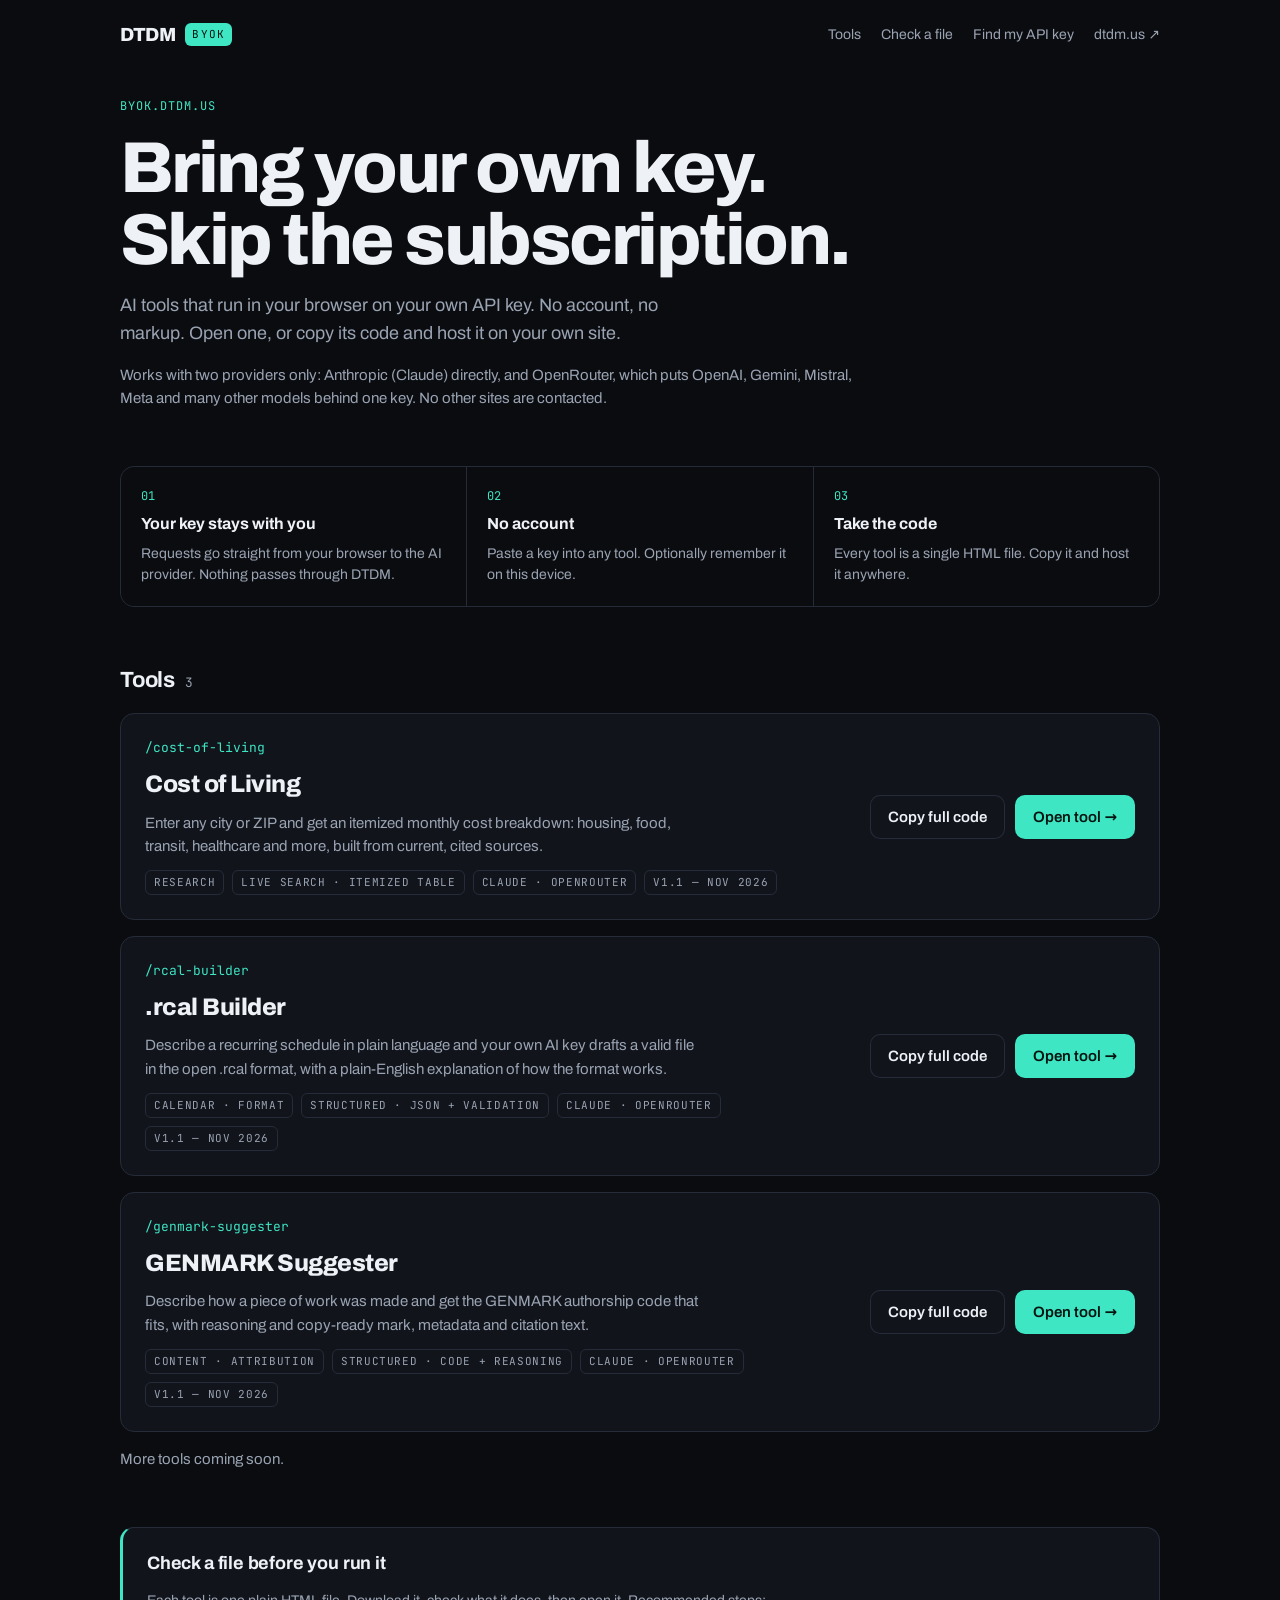
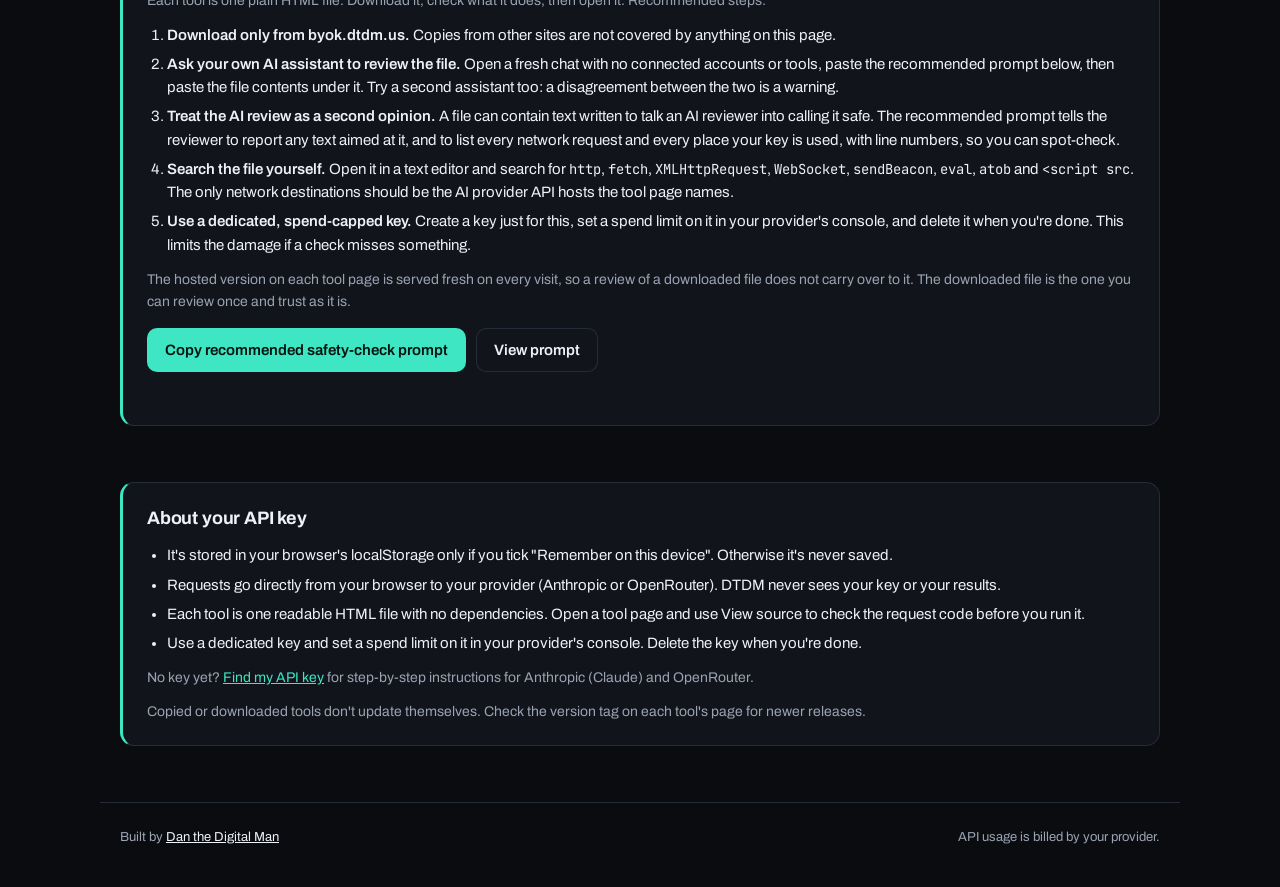
<file: public/index.html>
<!doctype html>
<html lang="en">
<head>
<meta charset="utf-8">
<meta name="viewport" content="width=device-width, initial-scale=1">
<title>BYOK Tools · DTDM</title>
<meta name="description" content="AI tools that run in your browser on your own API key. No account, no markup. Open one, or copy its code and host it on your own site.">
<meta name="theme-color" content="#0a0c10">
<meta property="og:title" content="BYOK Tools · DTDM">
<meta property="og:description" content="Bring your own key. Skip the subscription.">
<meta property="og:url" content="https://byok.dtdm.us/">
<link rel="canonical" href="https://byok.dtdm.us/">
<link rel="icon" href="assets/favicon.svg" type="image/svg+xml">
<link rel="preload" href="assets/fonts/archivo-latin.woff2" as="font" type="font/woff2" crossorigin>
<link rel="stylesheet" href="assets/fonts.css">
<link rel="stylesheet" href="assets/site.css">
</head>
<body>

<header class="shell site-header">
  <a class="brand" href="./" aria-label="BYOK Tools home"><b>DTDM</b><span class="pill">BYOK</span></a>
  <nav class="nav" aria-label="Main">
    <a href="#tools">Tools</a>
    <a href="#check-a-file">Check a file</a>
    <a href="find-my-api-key/">Find my API key</a>
    <a href="https://dtdm.us" target="_blank" rel="noopener">dtdm.us ↗</a>
  </nav>
</header>

<main class="shell">

  <section class="hero">
    <div class="mono eyebrow">byok.dtdm.us</div>
    <h1>Bring your own key. Skip the subscription.</h1>
    <p class="lede">AI tools that run in your browser on your own API key. No account, no markup. Open one, or copy its code and host it on your own site.</p>
    <p class="muted" id="providers">Works with two providers only: Anthropic (Claude) directly, and OpenRouter, which puts OpenAI, Gemini, Mistral, Meta and many other models behind one key. No other sites are contacted.</p>
  </section>

  <section class="facts" aria-label="Why BYOK">
    <div><span class="n">01</span><strong>Your key stays with you</strong><span class="t">Requests go straight from your browser to the AI provider. Nothing passes through DTDM.</span></div>
    <div><span class="n">02</span><strong>No account</strong><span class="t">Paste a key into any tool. Optionally remember it on this device.</span></div>
    <div><span class="n">03</span><strong>Take the code</strong><span class="t">Every tool is a single HTML file. Copy it and host it anywhere.</span></div>
  </section>

  <section class="tools" id="tools">
    <div class="tools-head"><h2>Tools</h2><span class="count">3</span></div>

    <article class="tool-card">
      <div class="body">
        <div class="slug">/cost-of-living</div>
        <h3>Cost of Living</h3>
        <p>Enter any city or ZIP and get an itemized monthly cost breakdown: housing, food, transit, healthcare and more, built from current, cited sources.</p>
        <div class="chips">
          <span>Research</span>
          <span>Live search · Itemized table</span>
          <span>Claude · OpenRouter</span>
          <span>v1.1 — Nov 2026</span>
        </div>
      </div>
      <div class="btn-row">
        <button type="button" class="btn" data-copy="tools/cost-of-living.html">Copy full code</button>
        <a class="btn btn-primary" href="cost-of-living/">Open tool →</a>
      </div>
    </article>

    <article class="tool-card">
      <div class="body">
        <div class="slug">/rcal-builder</div>
        <h3>.rcal Builder</h3>
        <p>Describe a recurring schedule in plain language and your own AI key drafts a valid file in the open .rcal format, with a plain-English explanation of how the format works.</p>
        <div class="chips"><span>Calendar · Format</span><span>Structured · JSON + validation</span><span>Claude · OpenRouter</span><span>v1.1 — Nov 2026</span></div>
      </div>
      <div class="btn-row">
        <button type="button" class="btn" data-copy="tools/rcal-builder.html">Copy full code</button>
        <a class="btn btn-primary" href="rcal-builder/">Open tool →</a>
      </div>
    </article>

    <article class="tool-card">
      <div class="body">
        <div class="slug">/genmark-suggester</div>
        <h3>GENMARK Suggester</h3>
        <p>Describe how a piece of work was made and get the GENMARK authorship code that fits, with reasoning and copy-ready mark, metadata and citation text.</p>
        <div class="chips"><span>Content · Attribution</span><span>Structured · Code + reasoning</span><span>Claude · OpenRouter</span><span>v1.1 — Nov 2026</span></div>
      </div>
      <div class="btn-row">
        <button type="button" class="btn" data-copy="tools/genmark-suggester.html">Copy full code</button>
        <a class="btn btn-primary" href="genmark-suggester/">Open tool →</a>
      </div>
    </article>

    <p class="muted">More tools coming soon.</p>
  </section>

  <section class="trust" id="check-a-file" aria-labelledby="check-h">
    <h2 id="check-h">Check a file before you run it</h2>
    <p>Each tool is one plain HTML file. Download it, check what it does, then open it. Recommended steps:</p>
    <ol>
      <li><strong>Download only from byok.dtdm.us.</strong> Copies from other sites are not covered by anything on this page.</li>
      <li><strong>Ask your own AI assistant to review the file.</strong> Open a fresh chat with no connected accounts or tools, paste the recommended prompt below, then paste the file contents under it. Try a second assistant too: a disagreement between the two is a warning.</li>
      <li><strong>Treat the AI review as a second opinion.</strong> A file can contain text written to talk an AI reviewer into calling it safe. The recommended prompt tells the reviewer to report any text aimed at it, and to list every network request and every place your key is used, with line numbers, so you can spot-check.</li>
      <li><strong>Search the file yourself.</strong> Open it in a text editor and search for <code>http</code>, <code>fetch</code>, <code>XMLHttpRequest</code>, <code>WebSocket</code>, <code>sendBeacon</code>, <code>eval</code>, <code>atob</code> and <code>&lt;script src</code>. The only network destinations should be the AI provider API hosts the tool page names.</li>
      <li><strong>Use a dedicated, spend-capped key.</strong> Create a key just for this, set a spend limit on it in your provider's console, and delete it when you're done. This limits the damage if a check misses something.</li>
    </ol>
    <p>The hosted version on each tool page is served fresh on every visit, so a review of a downloaded file does not carry over to it. The downloaded file is the one you can review once and trust as it is.</p>
    <div class="btn-row">
      <button type="button" class="btn btn-primary" data-copy="assets/safety-check-prompt.txt">Copy recommended safety-check prompt</button>
      <button type="button" class="btn" data-source="assets/safety-check-prompt.txt" data-noun="prompt" aria-expanded="false" aria-controls="promptbox">View prompt</button>
    </div>
    <div class="copy-state" data-copy-state role="status" aria-live="polite"></div>
    <div class="codebox" id="promptbox" hidden>
      <pre tabindex="0" aria-label="Recommended AI file safety-check prompt">Loading…</pre>
    </div>
  </section>

  <section class="trust" id="trust" aria-labelledby="trust-h">
    <h2 id="trust-h">About your API key</h2>
    <ul>
      <li>It's stored in your browser's localStorage only if you tick "Remember on this device". Otherwise it's never saved.</li>
      <li>Requests go directly from your browser to your provider (Anthropic or OpenRouter). DTDM never sees your key or your results.</li>
      <li>Each tool is one readable HTML file with no dependencies. Open a tool page and use View source to check the request code before you run it.</li>
      <li>Use a dedicated key and set a spend limit on it in your provider's console. Delete the key when you're done.</li>
    </ul>
    <p>No key yet? <a href="find-my-api-key/">Find my API key</a> for step-by-step instructions for Anthropic (Claude) and OpenRouter.</p>
    <p>Copied or downloaded tools don't update themselves. Check the version tag on each tool's page for newer releases.</p>
  </section>

</main>

<footer class="shell site-footer">
  <span>Built by <a href="https://dtdm.us" target="_blank" rel="noopener">Dan the Digital Man</a></span>
  <span>API usage is billed by your provider.</span>
</footer>

<script src="assets/site.js"></script>
</body>
</html>
</file>
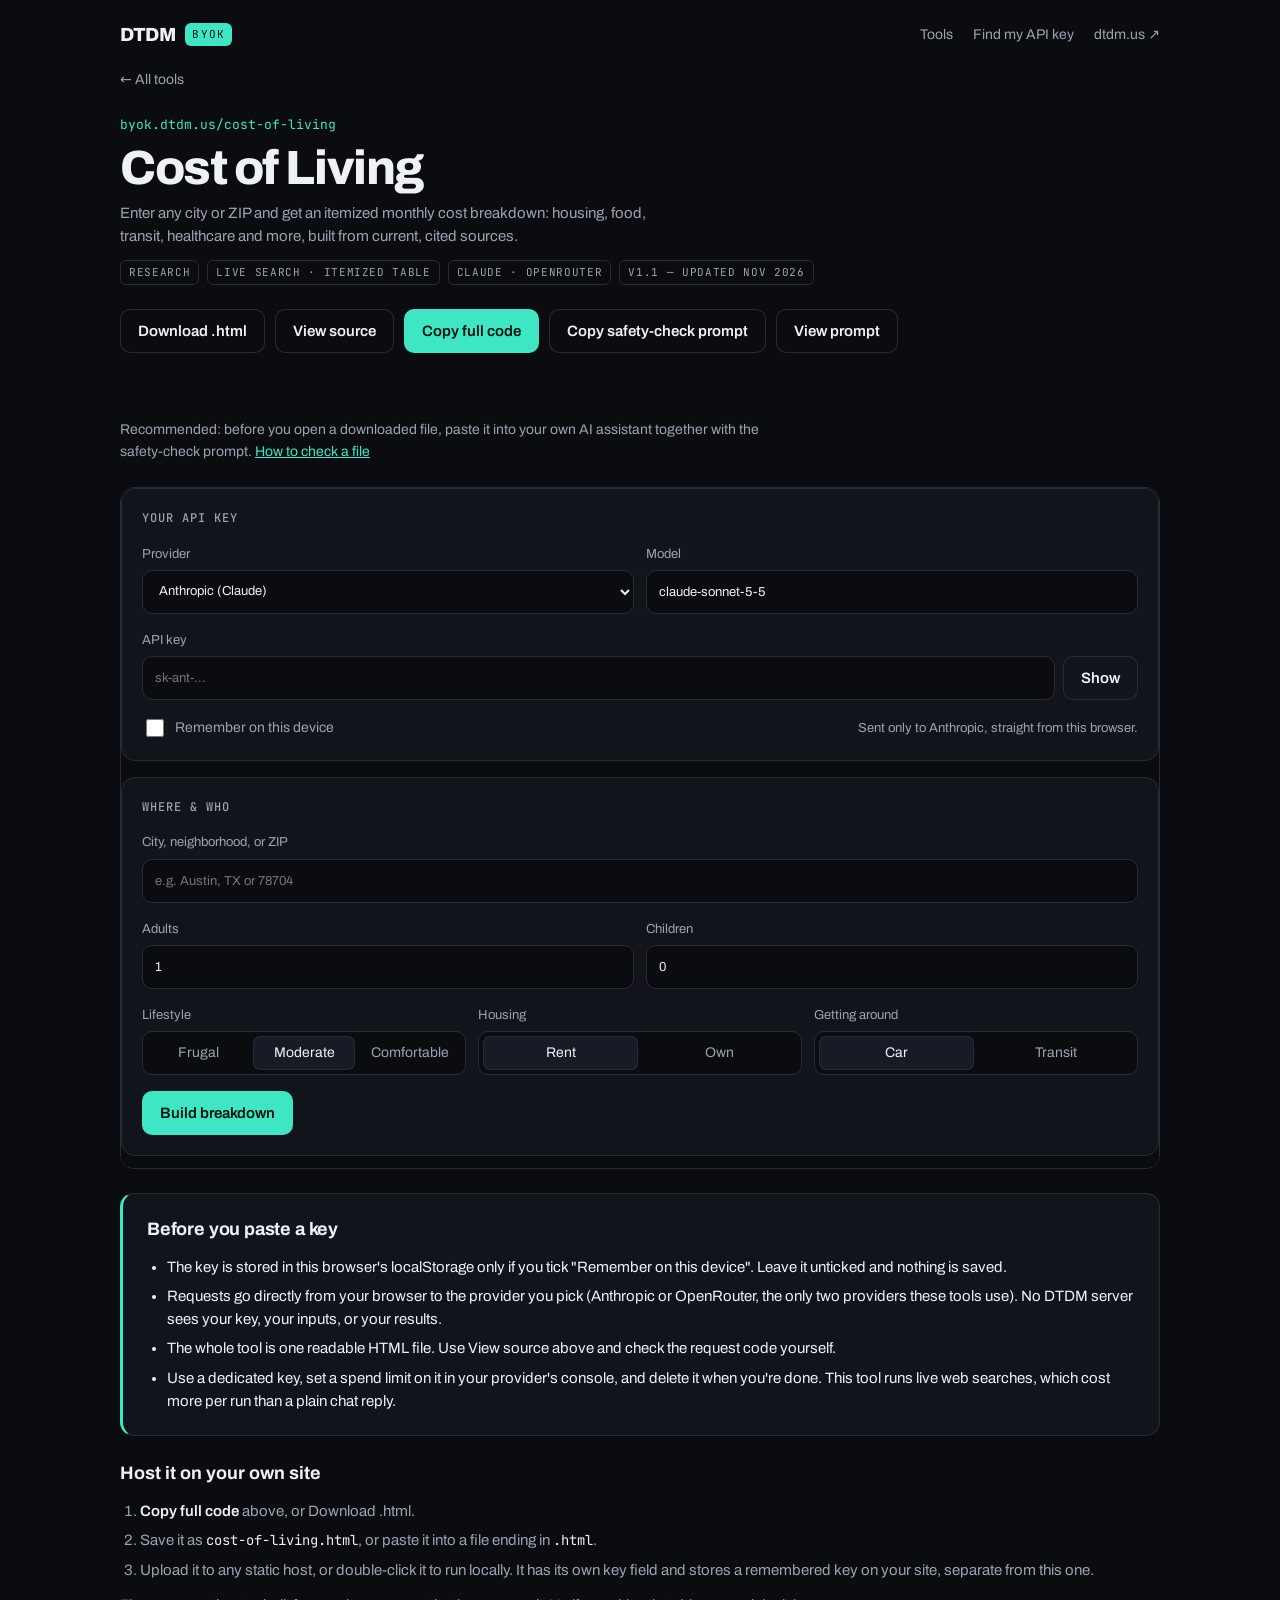
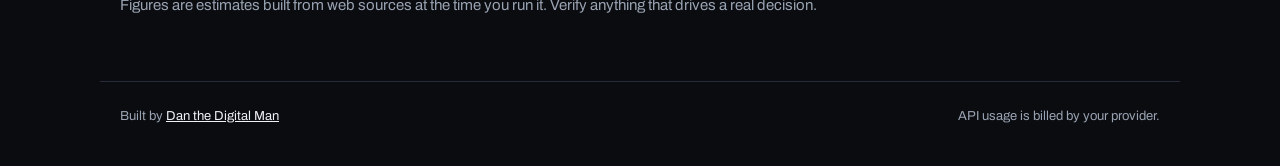
<file: public/cost-of-living/index.html>
<!doctype html>
<html lang="en">
<head>
<meta charset="utf-8">
<meta name="viewport" content="width=device-width, initial-scale=1">
<title>Cost of Living · BYOK by DTDM</title>
<meta name="description" content="Enter any city or ZIP and get an itemized monthly cost of living breakdown built from current, cited sources. Runs on your own API key.">
<meta name="theme-color" content="#0a0c10">
<meta property="og:title" content="Cost of Living · BYOK by DTDM">
<meta property="og:description" content="Itemized monthly budget for any place, built from current sources. Runs on your own API key.">
<meta property="og:url" content="https://byok.dtdm.us/cost-of-living">
<link rel="canonical" href="https://byok.dtdm.us/cost-of-living">
<link rel="icon" href="../assets/favicon.svg" type="image/svg+xml">
<link rel="preload" href="../assets/fonts/archivo-latin.woff2" as="font" type="font/woff2" crossorigin>
<link rel="stylesheet" href="../assets/fonts.css">
<link rel="stylesheet" href="../assets/site.css">
</head>
<body>

<header class="shell site-header">
  <a class="brand" href="../" aria-label="BYOK Tools home"><b>DTDM</b><span class="pill">BYOK</span></a>
  <nav class="nav" aria-label="Main">
    <a href="../#tools">Tools</a>
    <a href="../find-my-api-key/">Find my API key</a>
    <a href="https://dtdm.us" target="_blank" rel="noopener">dtdm.us ↗</a>
  </nav>
</header>

<main class="shell" style="gap:24px;padding-bottom:8px">
  <a class="back" href="../">← All tools</a>

  <section class="tool-head">
    <div class="body">
      <div class="slug">byok.dtdm.us/cost-of-living</div>
      <h1>Cost of Living</h1>
      <p>Enter any city or ZIP and get an itemized monthly cost breakdown: housing, food, transit, healthcare and more, built from current, cited sources.</p>
      <div class="chips">
        <span>Research</span>
        <span>Live search · Itemized table</span>
        <span>Claude · OpenRouter</span>
        <span>v1.1 — updated Nov 2026</span>
      </div>
    </div>
    <div class="btn-row">
      <a class="btn" href="../tools/cost-of-living.html" download="cost-of-living.html">Download .html</a>
      <button type="button" class="btn" data-source="../tools/cost-of-living.html" aria-expanded="false" aria-controls="codebox">View source</button>
      <button type="button" class="btn btn-primary" data-copy="../tools/cost-of-living.html">Copy full code</button>
      <button type="button" class="btn" data-copy="../assets/safety-check-prompt.txt">Copy safety-check prompt</button>
      <button type="button" class="btn" data-source="../assets/safety-check-prompt.txt" data-noun="prompt" aria-expanded="false" aria-controls="promptbox">View prompt</button>
    </div>
  </section>
  <div class="copy-state" data-copy-state role="status" aria-live="polite"></div>
  <p class="safety-note">Recommended: before you open a downloaded file, paste it into your own AI assistant together with the safety-check prompt. <a href="../#check-a-file">How to check a file</a></p>

  <div class="codebox" id="codebox" hidden>
    <pre tabindex="0" aria-label="Full source code of the tool">Loading…</pre>
  </div>

  <div class="codebox" id="promptbox" hidden>
    <pre tabindex="0" aria-label="Recommended AI file safety-check prompt">Loading…</pre>
  </div>

  <div class="runner">
    <iframe data-tool title="Cost of Living" src="../tools/cost-of-living.html" loading="lazy"></iframe>
  </div>

  <section class="trust" aria-labelledby="trust-h">
    <h2 id="trust-h">Before you paste a key</h2>
    <ul>
      <li>The key is stored in this browser's localStorage only if you tick "Remember on this device". Leave it unticked and nothing is saved.</li>
      <li>Requests go directly from your browser to the provider you pick (Anthropic or OpenRouter, the only two providers these tools use). No DTDM server sees your key, your inputs, or your results.</li>
      <li>The whole tool is one readable HTML file. Use View source above and check the request code yourself.</li>
      <li>Use a dedicated key, set a spend limit on it in your provider's console, and delete it when you're done. This tool runs live web searches, which cost more per run than a plain chat reply.</li>
    </ul>
  </section>

  <section class="how" aria-labelledby="how-h">
    <h2 id="how-h">Host it on your own site</h2>
    <ol>
      <li><strong>Copy full code</strong> above, or Download .html.</li>
      <li>Save it as <code>cost-of-living.html</code>, or paste it into a file ending in <code>.html</code>.</li>
      <li>Upload it to any static host, or double-click it to run locally. It has its own key field and stores a remembered key on your site, separate from this one.</li>
    </ol>
    <p class="muted">Figures are estimates built from web sources at the time you run it. Verify anything that drives a real decision.</p>
  </section>
</main>

<footer class="shell site-footer">
  <span>Built by <a href="https://dtdm.us" target="_blank" rel="noopener">Dan the Digital Man</a></span>
  <span>API usage is billed by your provider.</span>
</footer>

<script src="../assets/site.js"></script>
</body>
</html>
</file>
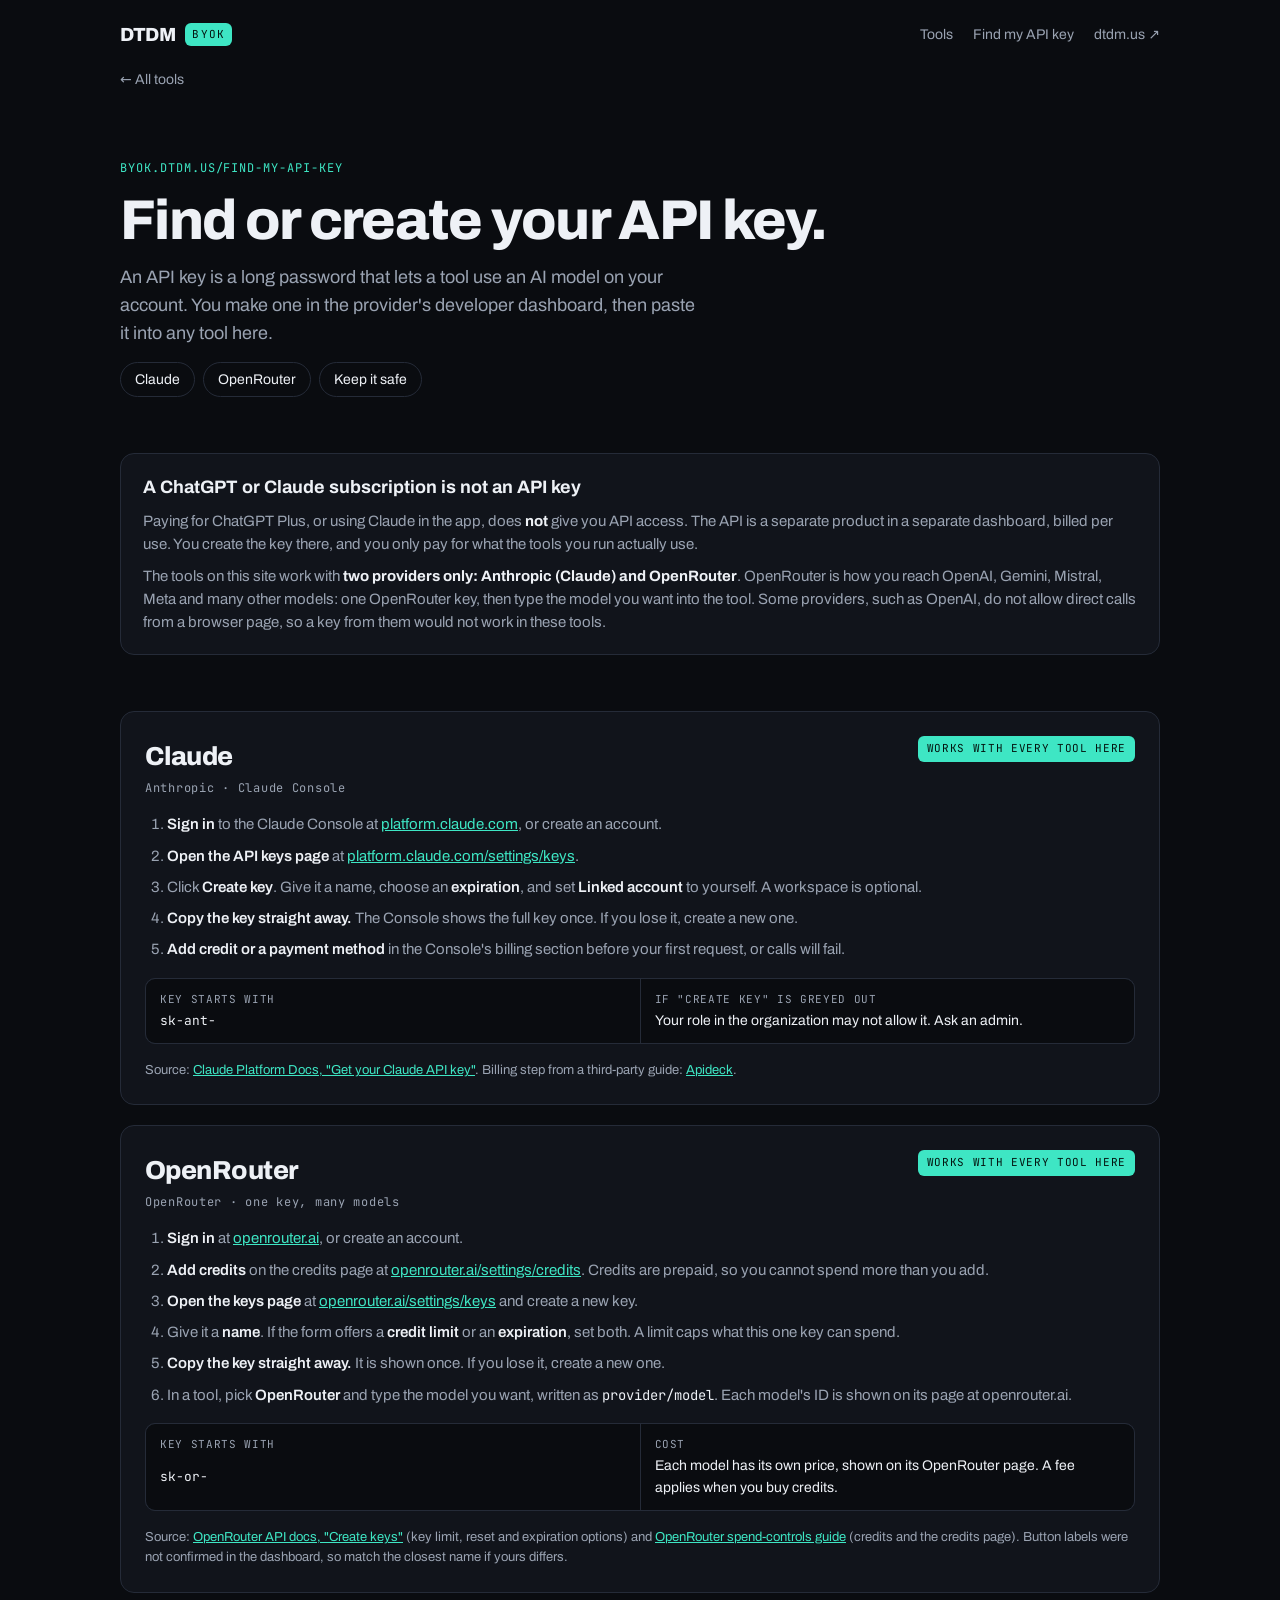
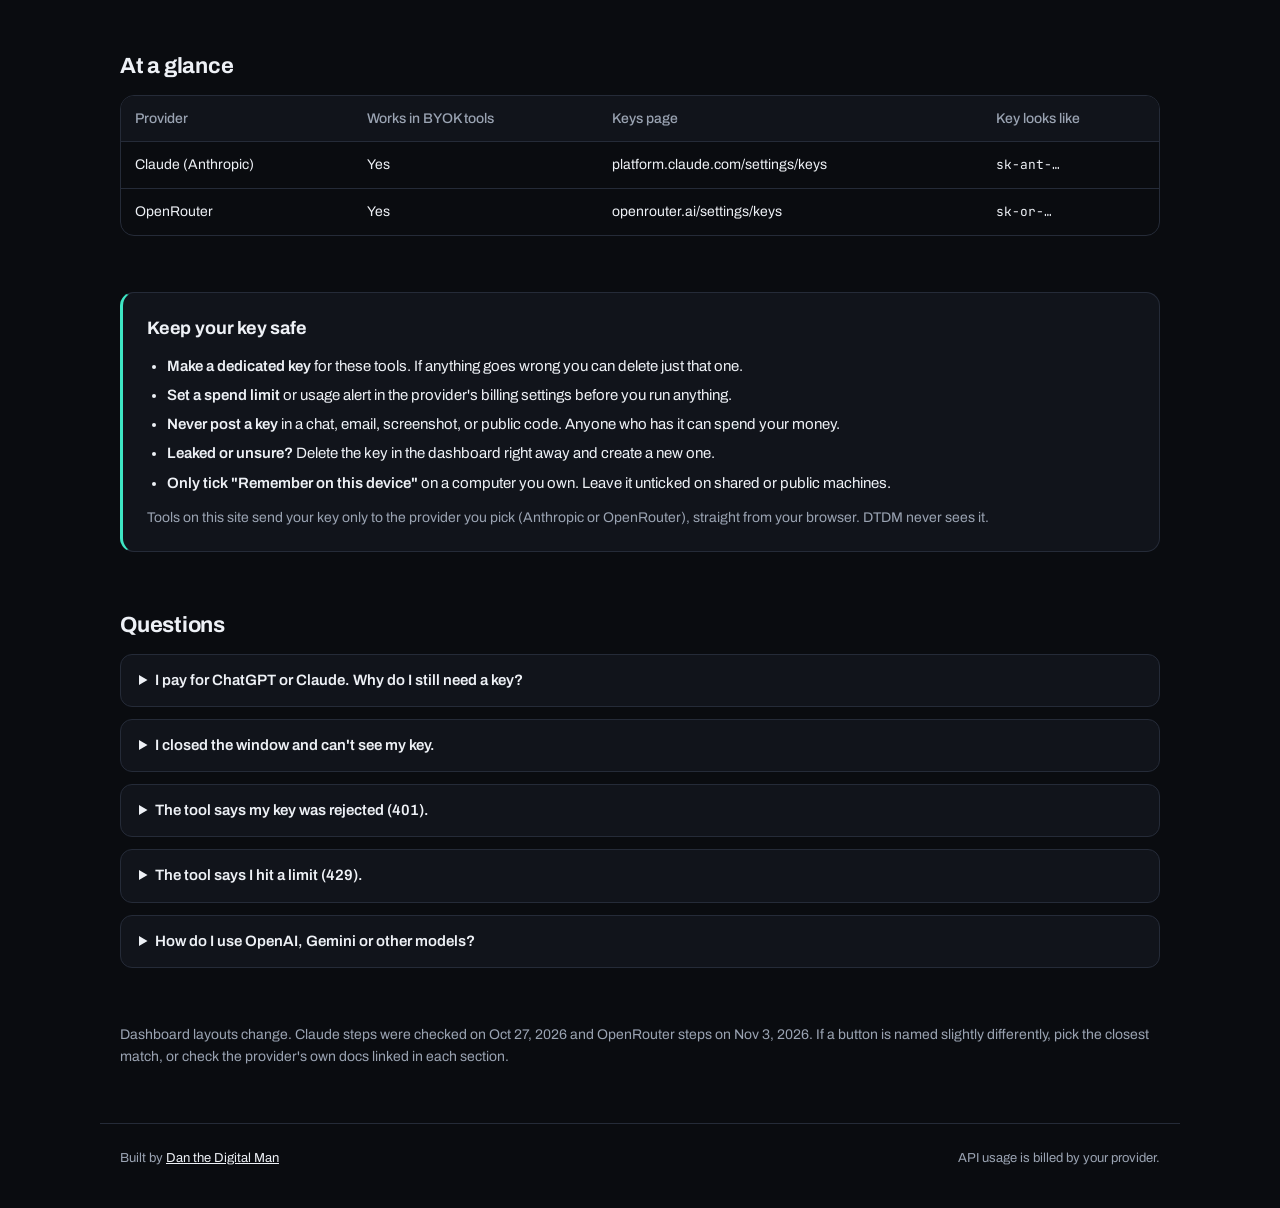
<file: public/find-my-api-key/index.html>
<!doctype html>
<html lang="en">
<head>
<meta charset="utf-8">
<meta name="viewport" content="width=device-width, initial-scale=1">
<title>Find My API Key · BYOK by DTDM</title>
<meta name="description" content="Where to find or create an API key for Claude (Anthropic) and OpenRouter, the two providers the BYOK tools use, and how to keep it safe.">
<meta name="theme-color" content="#0a0c10">
<meta property="og:title" content="Find My API Key · BYOK by DTDM">
<meta property="og:description" content="Where to get an API key for Claude and OpenRouter, plus how to cap your spend.">
<meta property="og:url" content="https://byok.dtdm.us/find-my-api-key">
<link rel="canonical" href="https://byok.dtdm.us/find-my-api-key">
<link rel="icon" href="../assets/favicon.svg" type="image/svg+xml">
<link rel="preload" href="../assets/fonts/archivo-latin.woff2" as="font" type="font/woff2" crossorigin>
<link rel="stylesheet" href="../assets/fonts.css">
<link rel="stylesheet" href="../assets/site.css">
<style>
.page-head{display:grid;gap:14px;max-width:760px;padding-top:12px}
.page-head h1{font-size:clamp(34px,5.5vw,56px);line-height:1.04;letter-spacing:-.03em;font-weight:800;text-wrap:balance}
.jump{display:flex;flex-wrap:wrap;gap:8px}
.jump a{border:1px solid var(--line);border-radius:99px;padding:6px 14px;font-size:14px;color:var(--ink);text-decoration:none}
.jump a:hover{border-color:var(--acc);color:var(--acc)}
.callout{background:var(--panel);border:1px solid var(--line);border-radius:14px;padding:20px 22px;display:grid;gap:8px}
.callout h2{font-size:18px;font-weight:700}
.callout p{color:var(--mute);text-wrap:pretty}
.callout p b{color:var(--ink)}
.providers{display:grid;gap:20px}
.prov{background:var(--panel);border:1px solid var(--line);border-radius:14px;padding:24px;display:grid;gap:16px;scroll-margin-top:16px}
.prov-head{display:flex;gap:16px;flex-wrap:wrap;align-items:flex-start;justify-content:space-between}
.prov-head h2{font-size:26px;font-weight:800;letter-spacing:-.02em}
.prov-head .co{font-family:var(--mono);font-size:12px;letter-spacing:.06em;color:var(--mute);margin-top:2px}
.tag{font-family:var(--mono);font-size:11px;letter-spacing:.06em;text-transform:uppercase;border-radius:6px;padding:4px 9px;white-space:nowrap}
.tag.yes{background:var(--acc);color:var(--accink)}
.tag.no{border:1px solid var(--line);color:var(--mute)}
.prov ol{margin:0;padding-left:22px;display:grid;gap:8px;color:var(--mute)}
.prov ol strong{color:var(--ink);font-weight:600}
.meta{display:grid;grid-template-columns:repeat(auto-fit,minmax(min(100%,220px),1fr));gap:1px;background:var(--line);border:1px solid var(--line);border-radius:10px;overflow:hidden}
.meta div{background:var(--bg);padding:12px 14px;display:grid;gap:2px;font-size:14px}
.meta span{font-family:var(--mono);font-size:11px;letter-spacing:.06em;text-transform:uppercase;color:var(--mute)}
.note{color:var(--mute);font-size:14px;text-wrap:pretty}
.tbl{overflow-x:auto;border:1px solid var(--line);border-radius:14px}
.tbl table{width:100%;border-collapse:collapse;font-size:14px;min-width:560px}
.tbl th,.tbl td{text-align:left;padding:12px 14px;border-bottom:1px solid var(--line);vertical-align:top}
.tbl th{color:var(--mute);font-weight:500;background:var(--panel)}
.tbl tr:last-child td{border-bottom:0}
.faq{display:grid;gap:12px}
.faq h2{font-size:22px;font-weight:700;letter-spacing:-.01em}
.faq details{background:var(--panel);border:1px solid var(--line);border-radius:12px;padding:14px 18px}
.faq summary{cursor:pointer;font-weight:600}
.faq details p{color:var(--mute);margin-top:8px;text-wrap:pretty}
.src{font-size:13px;color:var(--mute)}
</style>
</head>
<body>

<header class="shell site-header">
  <a class="brand" href="../" aria-label="BYOK Tools home"><b>DTDM</b><span class="pill">BYOK</span></a>
  <nav class="nav" aria-label="Main">
    <a href="../#tools">Tools</a>
    <a href="./" aria-current="page">Find my API key</a>
    <a href="https://dtdm.us" target="_blank" rel="noopener">dtdm.us ↗</a>
  </nav>
</header>

<main class="shell">
  <a class="back" href="../">← All tools</a>

  <section class="page-head">
    <div class="mono eyebrow">byok.dtdm.us/find-my-api-key</div>
    <h1>Find or create your API key.</h1>
    <p class="lede">An API key is a long password that lets a tool use an AI model on your account. You make one in the provider's developer dashboard, then paste it into any tool here.</p>
    <div class="jump" aria-label="Jump to a provider">
      <a href="#claude">Claude</a>
      <a href="#openrouter">OpenRouter</a>
      <a href="#safety">Keep it safe</a>
    </div>
  </section>

  <section class="callout" aria-labelledby="sub-h">
    <h2 id="sub-h">A ChatGPT or Claude subscription is not an API key</h2>
    <p>Paying for ChatGPT Plus, or using Claude in the app, does <b>not</b> give you API access. The API is a separate product in a separate dashboard, billed per use. You create the key there, and you only pay for what the tools you run actually use.</p>
    <p>The tools on this site work with <b>two providers only: Anthropic (Claude) and OpenRouter</b>. OpenRouter is how you reach OpenAI, Gemini, Mistral, Meta and many other models: one OpenRouter key, then type the model you want into the tool. Some providers, such as OpenAI, do not allow direct calls from a browser page, so a key from them would not work in these tools.</p>
  </section>

  <section class="providers" aria-label="Providers">

    <article class="prov" id="claude">
      <div class="prov-head">
        <div><h2>Claude</h2><div class="co">Anthropic · Claude Console</div></div>
        <span class="tag yes">Works with every tool here</span>
      </div>
      <ol>
        <li><strong>Sign in</strong> to the Claude Console at <a href="https://platform.claude.com/" target="_blank" rel="noopener">platform.claude.com</a>, or create an account.</li>
        <li><strong>Open the API keys page</strong> at <a href="https://platform.claude.com/settings/keys" target="_blank" rel="noopener">platform.claude.com/settings/keys</a>.</li>
        <li>Click <strong>Create key</strong>. Give it a name, choose an <strong>expiration</strong>, and set <strong>Linked account</strong> to yourself. A workspace is optional.</li>
        <li><strong>Copy the key straight away.</strong> The Console shows the full key once. If you lose it, create a new one.</li>
        <li><strong>Add credit or a payment method</strong> in the Console's billing section before your first request, or calls will fail.</li>
      </ol>
      <div class="meta">
        <div><span>Key starts with</span><code>sk-ant-</code></div>
        <div><span>If "Create key" is greyed out</span>Your role in the organization may not allow it. Ask an admin.</div>
      </div>
      <p class="src">Source: <a href="https://platform.claude.com/docs/en/get-api-key" target="_blank" rel="noopener">Claude Platform Docs, "Get your Claude API key"</a>. Billing step from a third-party guide: <a href="https://radar.apideck.com/blog/how-to-get-your-claude-anthropic-api-key" target="_blank" rel="noopener">Apideck</a>.</p>
    </article>

    <article class="prov" id="openrouter">
      <div class="prov-head">
        <div><h2>OpenRouter</h2><div class="co">OpenRouter · one key, many models</div></div>
        <span class="tag yes">Works with every tool here</span>
      </div>
      <ol>
        <li><strong>Sign in</strong> at <a href="https://openrouter.ai/" target="_blank" rel="noopener">openrouter.ai</a>, or create an account.</li>
        <li><strong>Add credits</strong> on the credits page at <a href="https://openrouter.ai/settings/credits" target="_blank" rel="noopener">openrouter.ai/settings/credits</a>. Credits are prepaid, so you cannot spend more than you add.</li>
        <li><strong>Open the keys page</strong> at <a href="https://openrouter.ai/settings/keys" target="_blank" rel="noopener">openrouter.ai/settings/keys</a> and create a new key.</li>
        <li>Give it a <strong>name</strong>. If the form offers a <strong>credit limit</strong> or an <strong>expiration</strong>, set both. A limit caps what this one key can spend.</li>
        <li><strong>Copy the key straight away.</strong> It is shown once. If you lose it, create a new one.</li>
        <li>In a tool, pick <strong>OpenRouter</strong> and type the model you want, written as <code>provider/model</code>. Each model's ID is shown on its page at openrouter.ai.</li>
      </ol>
      <div class="meta">
        <div><span>Key starts with</span><code>sk-or-</code></div>
        <div><span>Cost</span>Each model has its own price, shown on its OpenRouter page. A fee applies when you buy credits.</div>
      </div>
      <p class="src">Source: <a href="https://openrouter.ai/docs/api/api-reference/api-keys/create-keys.md" target="_blank" rel="noopener">OpenRouter API docs, "Create keys"</a> (key limit, reset and expiration options) and <a href="https://openrouter.ai/blog/tutorials/team-spend-controls-setup/" target="_blank" rel="noopener">OpenRouter spend-controls guide</a> (credits and the credits page). Button labels were not confirmed in the dashboard, so match the closest name if yours differs.</p>
    </article>

  </section>

  <section aria-labelledby="cmp-h" style="display:grid;gap:12px">
    <h2 id="cmp-h" style="font-size:22px;font-weight:700;letter-spacing:-.01em">At a glance</h2>
    <div class="tbl">
      <table>
        <thead><tr><th>Provider</th><th>Works in BYOK tools</th><th>Keys page</th><th>Key looks like</th></tr></thead>
        <tbody>
          <tr><td>Claude (Anthropic)</td><td>Yes</td><td>platform.claude.com/settings/keys</td><td><code>sk-ant-…</code></td></tr>
          <tr><td>OpenRouter</td><td>Yes</td><td>openrouter.ai/settings/keys</td><td><code>sk-or-…</code></td></tr>
        </tbody>
      </table>
    </div>
  </section>

  <section class="trust" id="safety" aria-labelledby="safe-h">
    <h2 id="safe-h">Keep your key safe</h2>
    <ul>
      <li><strong>Make a dedicated key</strong> for these tools. If anything goes wrong you can delete just that one.</li>
      <li><strong>Set a spend limit</strong> or usage alert in the provider's billing settings before you run anything.</li>
      <li><strong>Never post a key</strong> in a chat, email, screenshot, or public code. Anyone who has it can spend your money.</li>
      <li><strong>Leaked or unsure?</strong> Delete the key in the dashboard right away and create a new one.</li>
      <li><strong>Only tick "Remember on this device"</strong> on a computer you own. Leave it unticked on shared or public machines.</li>
    </ul>
    <p>Tools on this site send your key only to the provider you pick (Anthropic or OpenRouter), straight from your browser. DTDM never sees it.</p>
  </section>

  <section class="faq" aria-labelledby="faq-h">
    <h2 id="faq-h">Questions</h2>
    <details><summary>I pay for ChatGPT or Claude. Why do I still need a key?</summary><p>Chat subscriptions and API access are separate products with separate billing. The key comes from the developer dashboard linked above, and you pay per use there.</p></details>
    <details><summary>I closed the window and can't see my key.</summary><p>Keys are shown once when created. Make a new one and delete the old one.</p></details>
    <details><summary>The tool says my key was rejected (401).</summary><p>Check that you pasted the whole key with no spaces, and that the provider dropdown in the tool matches where the key came from. A Claude key will not work under OpenRouter, and the reverse.</p></details>
    <details><summary>The tool says I hit a limit (429).</summary><p>Your account is out of credit, or you are over a rate or spend limit. Check billing and limits in the provider's dashboard, wait a minute, and try again.</p></details>
<details><summary>How do I use OpenAI, Gemini or other models?</summary><p>Pick OpenRouter in the tool, paste your OpenRouter key, and type the model ID (<code>provider/model</code>) from that model's page on openrouter.ai. OpenRouter bills you for it; you do not need a separate key from the model maker.</p></details>
  </section>

  <p class="note">Dashboard layouts change. Claude steps were checked on Oct 27, 2026 and OpenRouter steps on Nov 3, 2026. If a button is named slightly differently, pick the closest match, or check the provider's own docs linked in each section.</p>
</main>

<footer class="shell site-footer">
  <span>Built by <a href="https://dtdm.us" target="_blank" rel="noopener">Dan the Digital Man</a></span>
  <span>API usage is billed by your provider.</span>
</footer>

</body>
</html>
</file>
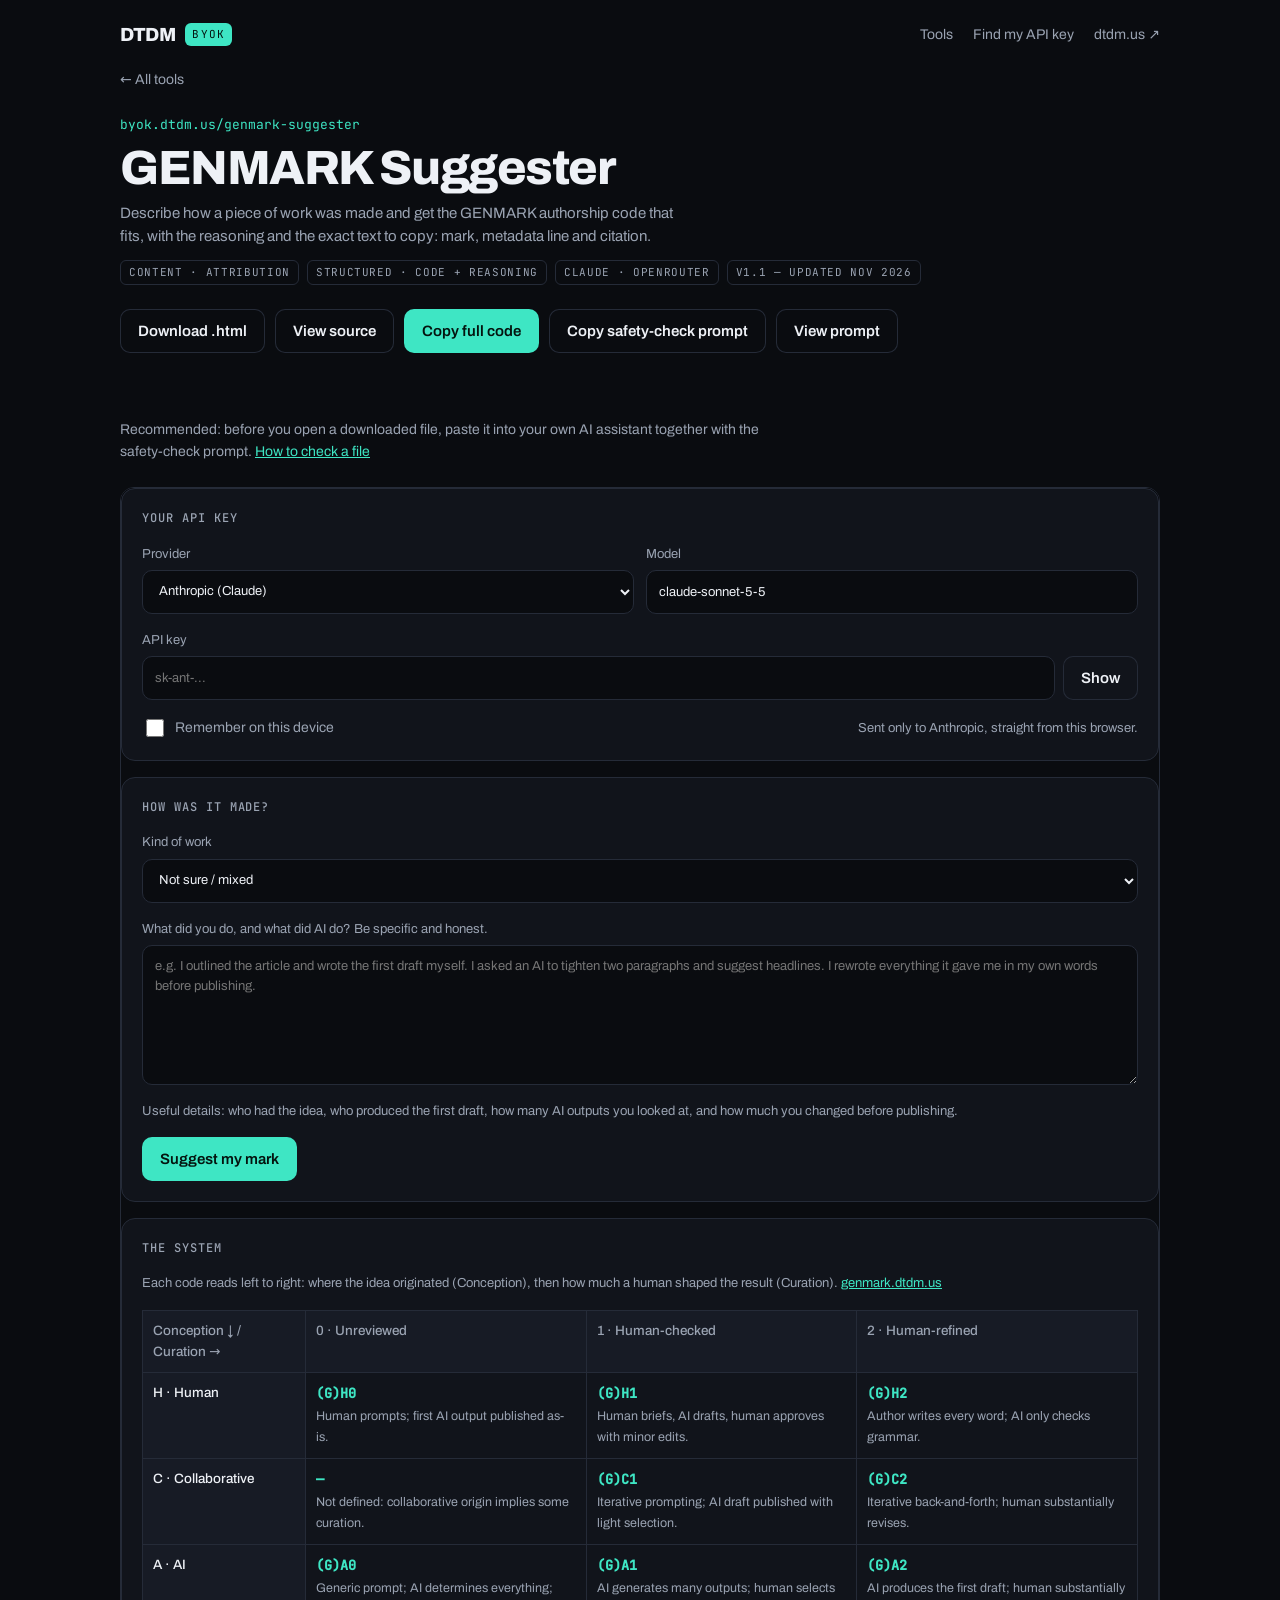
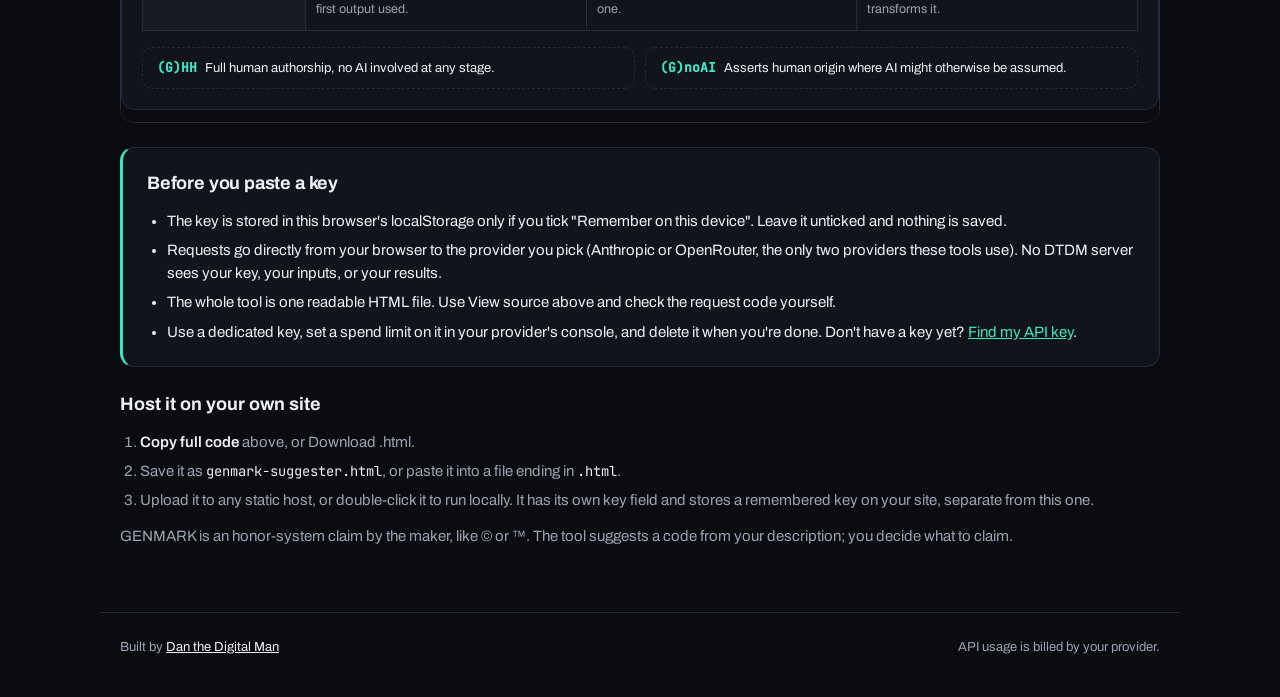
<file: public/genmark-suggester/index.html>
<!doctype html>
<html lang="en">
<head>
<meta charset="utf-8">
<meta name="viewport" content="width=device-width, initial-scale=1">
<title>GENMARK Suggester · BYOK by DTDM</title>
<meta name="description" content="Describe how your work was made and get the matching GENMARK authorship code, with reasoning. Runs on your own API key.">
<meta name="theme-color" content="#0a0c10">
<meta property="og:title" content="GENMARK Suggester · BYOK by DTDM">
<meta property="og:description" content="Get the GENMARK authorship code that fits how your work was made.">
<meta property="og:url" content="https://byok.dtdm.us/genmark-suggester">
<link rel="canonical" href="https://byok.dtdm.us/genmark-suggester">
<link rel="icon" href="../assets/favicon.svg" type="image/svg+xml">
<link rel="preload" href="../assets/fonts/archivo-latin.woff2" as="font" type="font/woff2" crossorigin>
<link rel="stylesheet" href="../assets/fonts.css">
<link rel="stylesheet" href="../assets/site.css">
</head>
<body>

<header class="shell site-header">
  <a class="brand" href="../" aria-label="BYOK Tools home"><b>DTDM</b><span class="pill">BYOK</span></a>
  <nav class="nav" aria-label="Main">
    <a href="../#tools">Tools</a>
    <a href="../find-my-api-key/">Find my API key</a>
    <a href="https://dtdm.us" target="_blank" rel="noopener">dtdm.us ↗</a>
  </nav>
</header>

<main class="shell" style="gap:24px;padding-bottom:8px">
  <a class="back" href="../">← All tools</a>

  <section class="tool-head">
    <div class="body">
      <div class="slug">byok.dtdm.us/genmark-suggester</div>
      <h1>GENMARK Suggester</h1>
      <p>Describe how a piece of work was made and get the GENMARK authorship code that fits, with the reasoning and the exact text to copy: mark, metadata line and citation.</p>
      <div class="chips"><span>Content · Attribution</span><span>Structured · Code + reasoning</span><span>Claude · OpenRouter</span><span>v1.1 — updated Nov 2026</span></div>
    </div>
    <div class="btn-row">
      <a class="btn" href="../tools/genmark-suggester.html" download="genmark-suggester.html">Download .html</a>
      <button type="button" class="btn" data-source="../tools/genmark-suggester.html" aria-expanded="false" aria-controls="codebox">View source</button>
      <button type="button" class="btn btn-primary" data-copy="../tools/genmark-suggester.html">Copy full code</button>
      <button type="button" class="btn" data-copy="../assets/safety-check-prompt.txt">Copy safety-check prompt</button>
      <button type="button" class="btn" data-source="../assets/safety-check-prompt.txt" data-noun="prompt" aria-expanded="false" aria-controls="promptbox">View prompt</button>
    </div>
  </section>
  <div class="copy-state" data-copy-state role="status" aria-live="polite"></div>
  <p class="safety-note">Recommended: before you open a downloaded file, paste it into your own AI assistant together with the safety-check prompt. <a href="../#check-a-file">How to check a file</a></p>

  <div class="codebox" id="codebox" hidden>
    <pre tabindex="0" aria-label="Full source code of the tool">Loading…</pre>
  </div>

  <div class="codebox" id="promptbox" hidden>
    <pre tabindex="0" aria-label="Recommended AI file safety-check prompt">Loading…</pre>
  </div>

  <div class="runner">
    <iframe allow="clipboard-write" data-tool title="GENMARK Suggester" src="../tools/genmark-suggester.html" loading="lazy"></iframe>
  </div>

  <section class="trust" aria-labelledby="trust-h">
    <h2 id="trust-h">Before you paste a key</h2>
    <ul><li>The key is stored in this browser's localStorage only if you tick "Remember on this device". Leave it unticked and nothing is saved.</li><li>Requests go directly from your browser to the provider you pick (Anthropic or OpenRouter, the only two providers these tools use). No DTDM server sees your key, your inputs, or your results.</li><li>The whole tool is one readable HTML file. Use View source above and check the request code yourself.</li><li>Use a dedicated key, set a spend limit on it in your provider's console, and delete it when you're done. Don't have a key yet? <a href="../find-my-api-key/">Find my API key</a>.</li></ul>
  </section>

  <section class="how" aria-labelledby="how-h">
    <h2 id="how-h">Host it on your own site</h2>
    <ol>
      <li><strong>Copy full code</strong> above, or Download .html.</li>
      <li>Save it as <code>genmark-suggester.html</code>, or paste it into a file ending in <code>.html</code>.</li>
      <li>Upload it to any static host, or double-click it to run locally. It has its own key field and stores a remembered key on your site, separate from this one.</li>
    </ol>
    <p class="muted">GENMARK is an honor-system claim by the maker, like © or ™. The tool suggests a code from your description; you decide what to claim.</p>
  </section>
</main>

<footer class="shell site-footer">
  <span>Built by <a href="https://dtdm.us" target="_blank" rel="noopener">Dan the Digital Man</a></span>
  <span>API usage is billed by your provider.</span>
</footer>

<script src="../assets/site.js"></script>
</body>
</html>
</file>
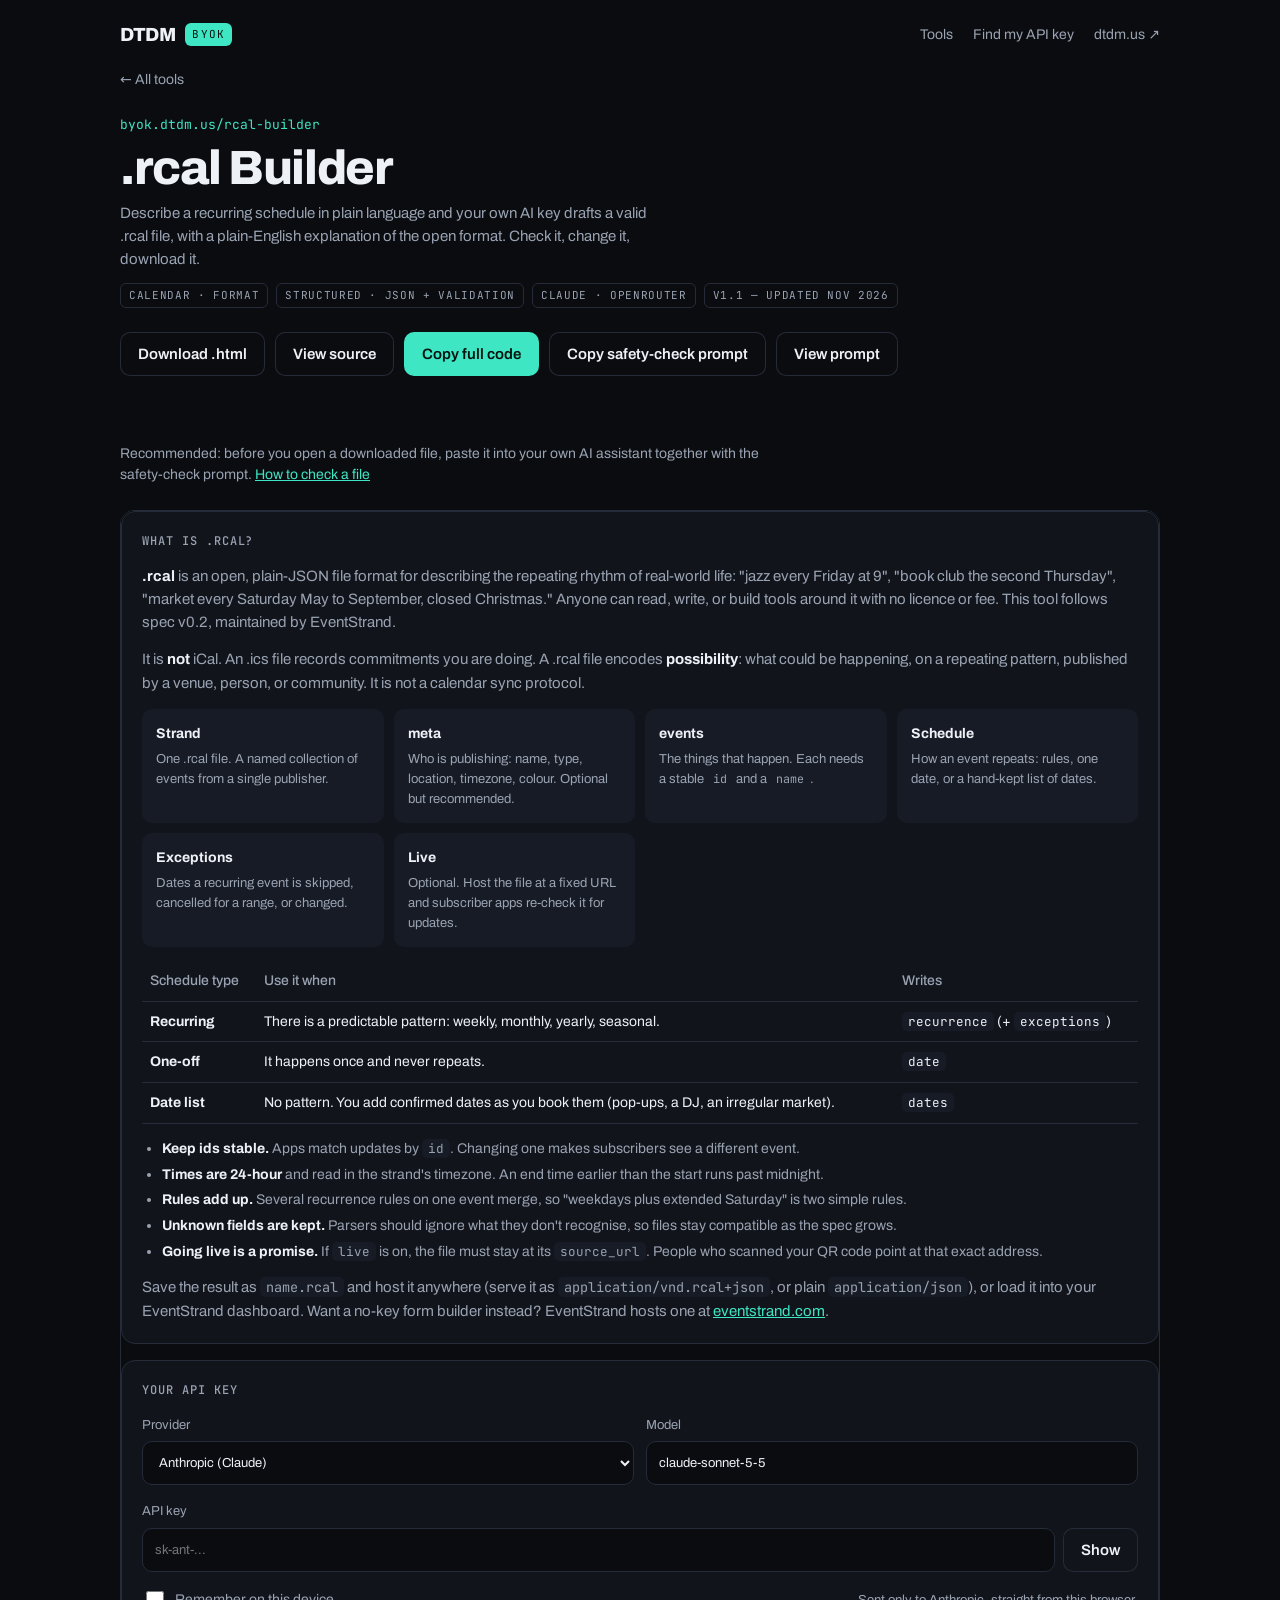
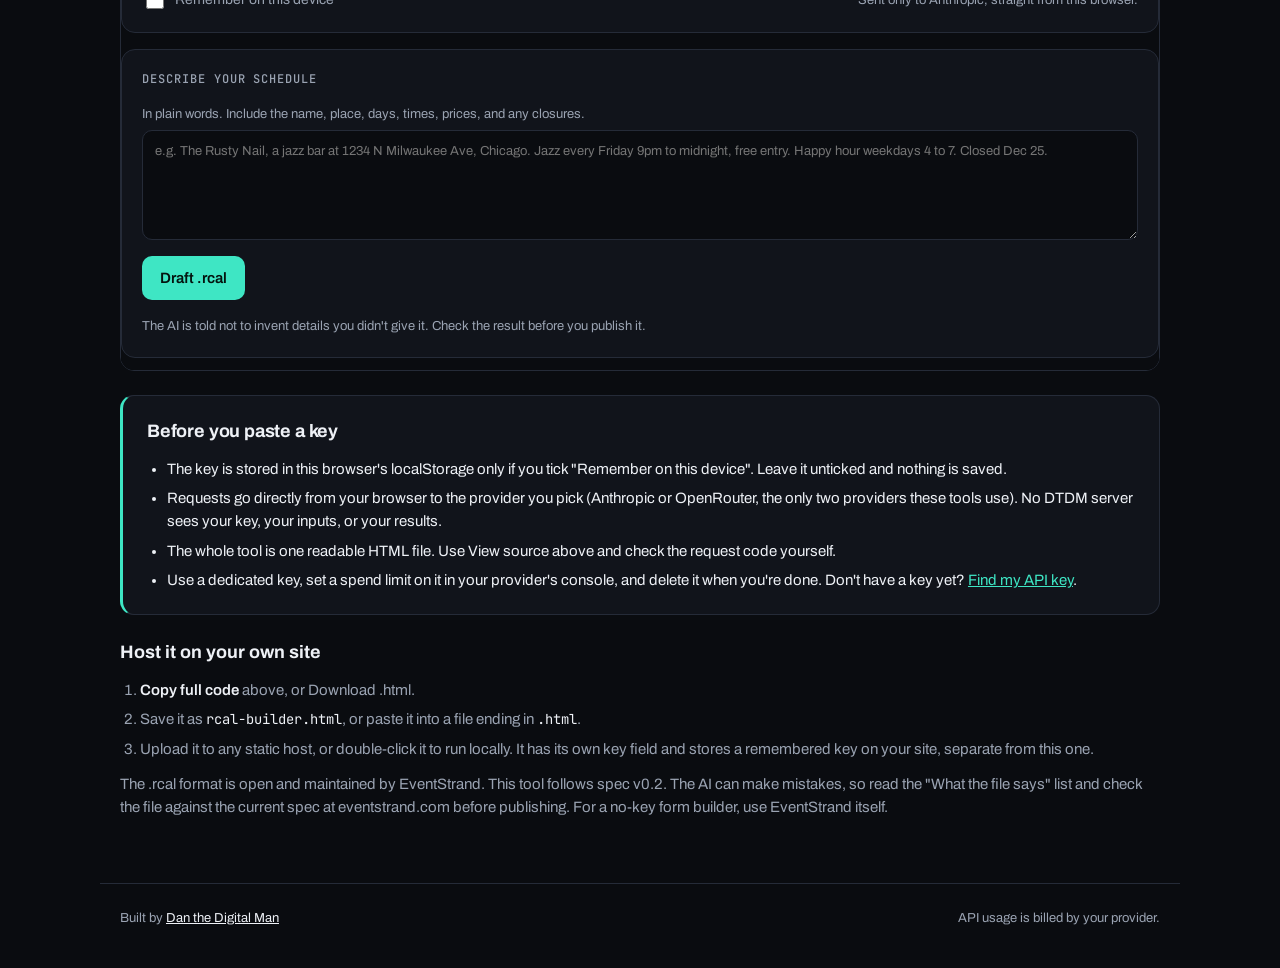
<file: public/rcal-builder/index.html>
<!doctype html>
<html lang="en">
<head>
<meta charset="utf-8">
<meta name="viewport" content="width=device-width, initial-scale=1">
<title>.rcal Builder · BYOK by DTDM</title>
<meta name="description" content="Describe a recurring schedule and get a valid .rcal file drafted by your own AI key, with validation and an explanation of the open format.">
<meta name="theme-color" content="#0a0c10">
<meta property="og:title" content=".rcal Builder · BYOK by DTDM">
<meta property="og:description" content="Describe a schedule and get a valid .rcal file, drafted on your own API key.">
<meta property="og:url" content="https://byok.dtdm.us/rcal-builder">
<link rel="canonical" href="https://byok.dtdm.us/rcal-builder">
<link rel="icon" href="../assets/favicon.svg" type="image/svg+xml">
<link rel="preload" href="../assets/fonts/archivo-latin.woff2" as="font" type="font/woff2" crossorigin>
<link rel="stylesheet" href="../assets/fonts.css">
<link rel="stylesheet" href="../assets/site.css">
</head>
<body>

<header class="shell site-header">
  <a class="brand" href="../" aria-label="BYOK Tools home"><b>DTDM</b><span class="pill">BYOK</span></a>
  <nav class="nav" aria-label="Main">
    <a href="../#tools">Tools</a>
    <a href="../find-my-api-key/">Find my API key</a>
    <a href="https://dtdm.us" target="_blank" rel="noopener">dtdm.us ↗</a>
  </nav>
</header>

<main class="shell" style="gap:24px;padding-bottom:8px">
  <a class="back" href="../">← All tools</a>

  <section class="tool-head">
    <div class="body">
      <div class="slug">byok.dtdm.us/rcal-builder</div>
      <h1>.rcal Builder</h1>
      <p>Describe a recurring schedule in plain language and your own AI key drafts a valid .rcal file, with a plain-English explanation of the open format. Check it, change it, download it.</p>
      <div class="chips"><span>Calendar · Format</span><span>Structured · JSON + validation</span><span>Claude · OpenRouter</span><span>v1.1 — updated Nov 2026</span></div>
    </div>
    <div class="btn-row">
      <a class="btn" href="../tools/rcal-builder.html" download="rcal-builder.html">Download .html</a>
      <button type="button" class="btn" data-source="../tools/rcal-builder.html" aria-expanded="false" aria-controls="codebox">View source</button>
      <button type="button" class="btn btn-primary" data-copy="../tools/rcal-builder.html">Copy full code</button>
      <button type="button" class="btn" data-copy="../assets/safety-check-prompt.txt">Copy safety-check prompt</button>
      <button type="button" class="btn" data-source="../assets/safety-check-prompt.txt" data-noun="prompt" aria-expanded="false" aria-controls="promptbox">View prompt</button>
    </div>
  </section>
  <div class="copy-state" data-copy-state role="status" aria-live="polite"></div>
  <p class="safety-note">Recommended: before you open a downloaded file, paste it into your own AI assistant together with the safety-check prompt. <a href="../#check-a-file">How to check a file</a></p>

  <div class="codebox" id="codebox" hidden>
    <pre tabindex="0" aria-label="Full source code of the tool">Loading…</pre>
  </div>

  <div class="codebox" id="promptbox" hidden>
    <pre tabindex="0" aria-label="Recommended AI file safety-check prompt">Loading…</pre>
  </div>

  <div class="runner">
    <iframe allow="clipboard-write" data-tool title=".rcal Builder" src="../tools/rcal-builder.html" loading="lazy"></iframe>
  </div>

  <section class="trust" aria-labelledby="trust-h">
    <h2 id="trust-h">Before you paste a key</h2>
    <ul><li>The key is stored in this browser's localStorage only if you tick "Remember on this device". Leave it unticked and nothing is saved.</li><li>Requests go directly from your browser to the provider you pick (Anthropic or OpenRouter, the only two providers these tools use). No DTDM server sees your key, your inputs, or your results.</li><li>The whole tool is one readable HTML file. Use View source above and check the request code yourself.</li><li>Use a dedicated key, set a spend limit on it in your provider's console, and delete it when you're done. Don't have a key yet? <a href="../find-my-api-key/">Find my API key</a>.</li></ul>
  </section>

  <section class="how" aria-labelledby="how-h">
    <h2 id="how-h">Host it on your own site</h2>
    <ol>
      <li><strong>Copy full code</strong> above, or Download .html.</li>
      <li>Save it as <code>rcal-builder.html</code>, or paste it into a file ending in <code>.html</code>.</li>
      <li>Upload it to any static host, or double-click it to run locally. It has its own key field and stores a remembered key on your site, separate from this one.</li>
    </ol>
    <p class="muted">The .rcal format is open and maintained by EventStrand. This tool follows spec v0.2. The AI can make mistakes, so read the "What the file says" list and check the file against the current spec at eventstrand.com before publishing. For a no-key form builder, use EventStrand itself.</p>
  </section>
</main>

<footer class="shell site-footer">
  <span>Built by <a href="https://dtdm.us" target="_blank" rel="noopener">Dan the Digital Man</a></span>
  <span>API usage is billed by your provider.</span>
</footer>

<script src="../assets/site.js"></script>
</body>
</html>
</file>
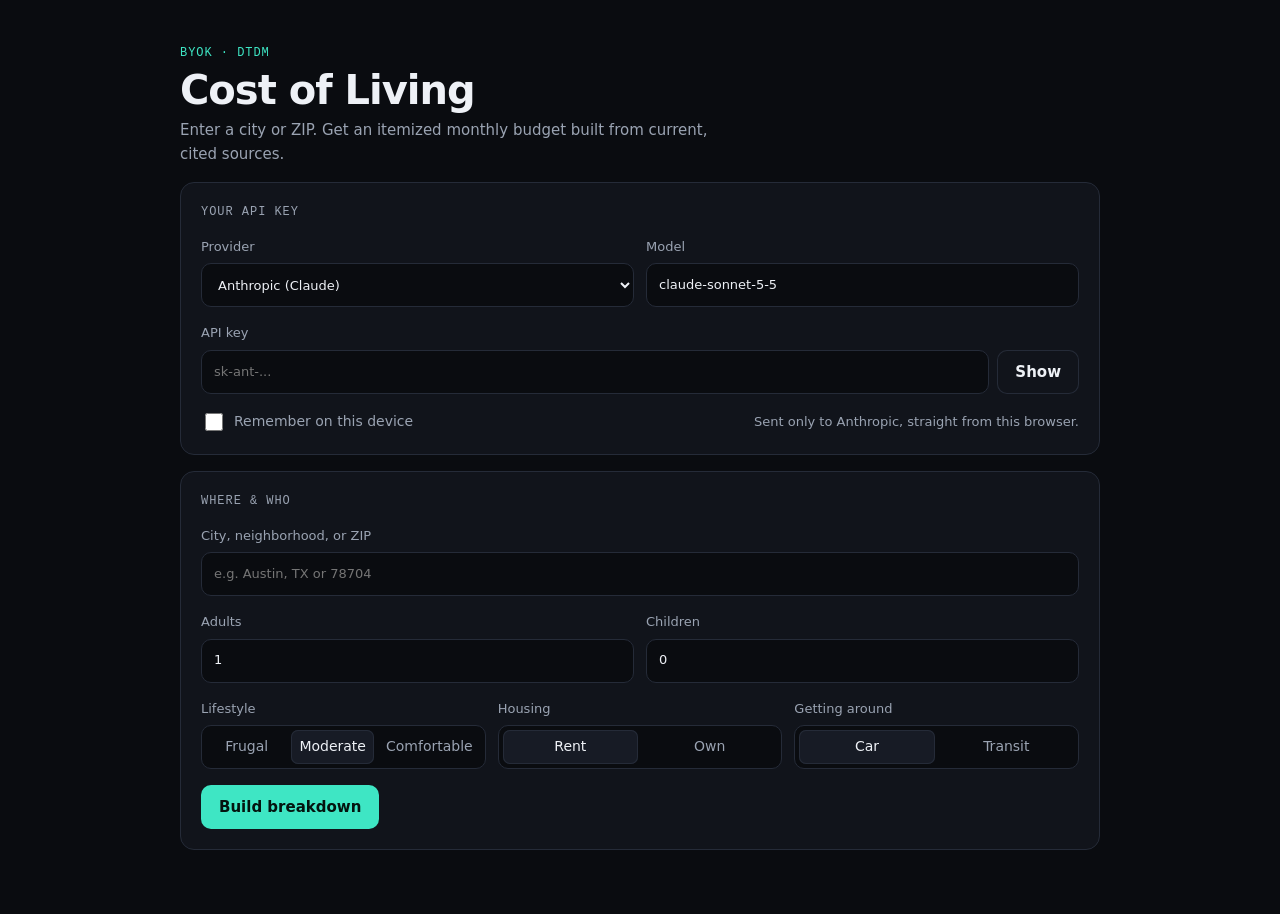
<file: public/tools/cost-of-living.html>
<!DOCTYPE html>
<html lang="en">
<head>
<meta charset="utf-8">
<meta name="viewport" content="width=device-width,initial-scale=1">
<title>Cost of Living · BYOK by DTDM</title>
<!--
  Cost of Living — BYOK tool by DTDM · v1.1 — updated Nov 2026
  One self-contained file. No dependencies, no build step, no external fonts or scripts.
  Your API key is kept in this browser's localStorage only if you tick "Remember on this device".
  The only network requests this file makes go to the provider you pick:
    api.anthropic.com · openrouter.ai
  Host it anywhere that serves static files, or double-click it.
-->
<style>
:root{--bg:#0a0c10;--panel:#11141b;--panel2:#171b25;--line:#252b38;--ink:#eef1f6;--mute:#9aa3b2;--acc:#3ee6c4;--accink:#04140f;--err:#ff8a8a}
*{box-sizing:border-box}
[hidden]{display:none!important}
html,body{margin:0;background:var(--bg);color:var(--ink);font:15px/1.55 Archivo,system-ui,sans-serif}
a{color:var(--acc)}a:hover{color:#9af5e2}
.wrap{max-width:960px;margin:0 auto;padding:40px 20px 64px;display:grid;gap:16px}
.embedded .wrap{padding:0 0 4px;max-width:none}
.embedded .top{display:none}
.mono{font-family:'JetBrains Mono',ui-monospace,monospace;font-size:12px;letter-spacing:.08em;text-transform:uppercase}
.eyebrow{color:var(--acc)}
h1{font-size:40px;line-height:1.05;margin:6px 0 8px;letter-spacing:-.025em;font-weight:800}
.lede{color:var(--mute);margin:0;max-width:62ch;text-wrap:pretty}
.card{background:var(--panel);border:1px solid var(--line);border-radius:14px;padding:20px;display:grid;gap:16px}
.card h2{margin:0;color:var(--mute);font-weight:500}
.grid{display:grid;gap:12px;grid-template-columns:repeat(auto-fit,minmax(min(100%,190px),1fr))}
.f{display:grid;gap:6px;font-size:13px;color:var(--mute);align-content:start}
input,select{font:inherit;color:var(--ink);background:var(--bg);border:1px solid var(--line);border-radius:10px;padding:10px 12px;min-height:44px;width:100%}
input:focus,select:focus{outline:2px solid var(--acc);outline-offset:-1px}
.keyrow{display:flex;gap:8px}.keyrow input{flex:1;min-width:0}
.seg{display:flex;gap:4px;padding:4px;background:var(--bg);border:1px solid var(--line);border-radius:10px;min-height:44px}
.seg label{flex:1;position:relative;display:flex}
.seg input{position:absolute;opacity:0;pointer-events:none}
.seg span{flex:1;display:flex;align-items:center;justify-content:center;padding:6px 8px;border-radius:7px;color:var(--mute);cursor:pointer;font-size:14px;text-align:center}
.seg input:checked+span{background:var(--panel2);color:var(--ink);box-shadow:inset 0 0 0 1px var(--line)}
.seg input:focus-visible+span{outline:2px solid var(--acc)}
.btn{font:600 15px Archivo,system-ui,sans-serif;border:0;border-radius:10px;padding:10px 18px;min-height:44px;cursor:pointer;background:var(--acc);color:var(--accink)}
.btn:hover{filter:brightness(1.08)}.btn:disabled{opacity:.55;cursor:progress}
.btn.ghost{background:transparent;color:var(--ink);box-shadow:inset 0 0 0 1px var(--line)}
.btn.ghost:hover{box-shadow:inset 0 0 0 1px var(--acc);filter:none}
.row{display:flex;gap:10px;flex-wrap:wrap;align-items:center}
.check{display:flex;gap:8px;align-items:center;font-size:14px;color:var(--mute);cursor:pointer}
.check input{width:18px;height:18px;min-height:0;accent-color:var(--acc)}
.note{font-size:13px;color:var(--mute);margin:0}
.status:empty{display:none}
.status{border-radius:12px;padding:14px 16px;display:flex;gap:12px;align-items:center;background:var(--panel);border:1px solid var(--line)}
.status.err{border-color:#5a2a2a;color:var(--err)}
.spin{width:16px;height:16px;border-radius:50%;border:2px solid var(--line);border-top-color:var(--acc);animation:s 0.8s linear infinite;flex:none}
@keyframes s{to{transform:rotate(360deg)}}
.totals{display:grid;grid-template-columns:repeat(auto-fit,minmax(min(100%,180px),1fr));gap:12px}
.stat{background:var(--panel2);border-radius:10px;padding:14px 16px;display:grid;gap:2px}
.stat b{font-size:30px;font-weight:800;letter-spacing:-.025em;line-height:1.1}
.stat span{color:var(--mute);font-size:13px}
.bar{display:flex;height:12px;border-radius:99px;overflow:hidden;gap:2px}
.legend{display:flex;flex-wrap:wrap;gap:6px 16px;font-size:13px;color:var(--mute)}
.legend i{display:inline-block;width:10px;height:10px;border-radius:3px;margin-right:6px;vertical-align:-1px}
.tbl{overflow-x:auto}
table{width:100%;border-collapse:collapse;font-size:14px;min-width:560px}
th,td{text-align:left;padding:10px 8px;border-bottom:1px solid var(--line);vertical-align:top}
th{color:var(--mute);font-weight:500}
.n{text-align:right;font-family:'JetBrains Mono',ui-monospace,monospace;white-space:nowrap;font-size:13px}
tr.cat td{background:var(--panel2);font-weight:700;border-bottom:0}
td.basis{color:var(--mute);font-size:13px}
.src{font-family:'JetBrains Mono',ui-monospace,monospace;font-size:12px;text-decoration:none}
ol.sources{margin:0;padding-left:22px;display:grid;gap:6px;font-size:14px;word-break:break-word}
.summary{margin:0;color:var(--ink);text-wrap:pretty}
</style>
</head>
<body>
<main class="wrap" id="wrap">
  <header class="top">
    <a class="mono eyebrow" href="https://byok.dtdm.us" style="text-decoration:none">BYOK · DTDM</a>
    <h1>Cost of Living</h1>
    <p class="lede">Enter a city or ZIP. Get an itemized monthly budget built from current, cited sources.</p>
  </header>

  <section class="card" aria-labelledby="k-h">
    <h2 class="mono" id="k-h">Your API key</h2>
    <div class="grid">
      <label class="f">Provider
        <select id="prov">
          <option value="anthropic">Anthropic (Claude)</option>
          <option value="openrouter">OpenRouter (any model)</option>
        </select>
      </label>
      <label class="f">Model
        <input id="model" autocomplete="off" spellcheck="false">
      </label>
    </div>
    <label class="f">API key
      <span class="keyrow">
        <input id="key" type="password" autocomplete="off" spellcheck="false">
        <button type="button" class="btn ghost" id="show">Show</button>
      </span>
    </label>
    <div class="row" style="justify-content:space-between">
      <label class="check"><input type="checkbox" id="rem"> Remember on this device</label>
      <p class="note" id="keynote"></p>
    </div>
  </section>

  <form class="card" id="f" aria-labelledby="q-h">
    <h2 class="mono" id="q-h">Where &amp; who</h2>
    <label class="f">City, neighborhood, or ZIP
      <input name="area" required placeholder="e.g. Austin, TX or 78704">
    </label>
    <div class="grid">
      <label class="f">Adults<input name="adults" type="number" min="1" max="10" value="1"></label>
      <label class="f">Children<input name="kids" type="number" min="0" max="10" value="0"></label>
    </div>
    <div class="grid">
      <div class="f">Lifestyle
        <div class="seg">
          <label><input type="radio" name="style" value="frugal"><span>Frugal</span></label>
          <label><input type="radio" name="style" value="moderate" checked><span>Moderate</span></label>
          <label><input type="radio" name="style" value="comfortable"><span>Comfortable</span></label>
        </div>
      </div>
      <div class="f">Housing
        <div class="seg">
          <label><input type="radio" name="housing" value="renting" checked><span>Rent</span></label>
          <label><input type="radio" name="housing" value="owning with a mortgage"><span>Own</span></label>
        </div>
      </div>
      <div class="f">Getting around
        <div class="seg">
          <label><input type="radio" name="transport" value="owns a car" checked><span>Car</span></label>
          <label><input type="radio" name="transport" value="public transit only"><span>Transit</span></label>
        </div>
      </div>
    </div>
    <div class="row"><button class="btn" id="go" type="submit">Build breakdown</button></div>
  </form>

  <div class="status" id="status" role="status" aria-live="polite"></div>

  <section class="card" id="out" hidden>
    <div class="row" style="justify-content:space-between">
      <h2 class="mono" id="o-h">Monthly breakdown</h2>
      <div class="row">
        <button type="button" class="btn ghost" id="cpcsv">Copy CSV</button>
        <button type="button" class="btn ghost" id="cpmd">Copy Markdown</button>
      </div>
    </div>
    <p class="summary" id="summary"></p>
    <div class="totals" id="totals"></div>
    <div class="bar" id="bar"></div>
    <div class="legend" id="legend"></div>
    <div class="tbl"><table id="table"></table></div>
    <div id="srcwrap" style="display:grid;gap:10px">
      <h2 class="mono">Sources</h2>
      <ol class="sources" id="sources"></ol>
    </div>
    <p class="note">Estimates from live web sources at time of search. Verify before making decisions.</p>
  </section>
</main>
<script>
(function(){
var P={
  anthropic:{name:'Anthropic',model:'claude-sonnet-5-5',ph:'sk-ant-...'},
  openrouter:{name:'OpenRouter',model:'anthropic/claude-sonnet-5.5',ph:'sk-or-...',extra:' Enter any OpenRouter model ID.'}
};
var NS='byok.cost-of-living.';
var COLORS=['oklch(0.84 0.14 172)','oklch(0.78 0.13 220)','oklch(0.82 0.13 95)','oklch(0.74 0.15 300)','oklch(0.78 0.14 30)','oklch(0.72 0.12 140)','oklch(0.80 0.10 260)','oklch(0.70 0.04 250)'];
function $(id){return document.getElementById(id)}
function get(k){try{return localStorage.getItem(NS+k)}catch(e){return null}}
function set(k,v){try{if(v==null)localStorage.removeItem(NS+k);else localStorage.setItem(NS+k,v)}catch(e){}}
function esc(s){return String(s==null?'':s).replace(/[&<>"']/g,function(c){return{'&':'&amp;','<':'&lt;','>':'&gt;','"':'&quot;',"'":'&#39;'}[c]})}
function safeUrl(u){try{var p=new URL(String(u));return(p.protocol==='https:'||p.protocol==='http:')?p.href:''}catch(e){return''}}

var embedded=false;try{embedded=window.self!==window.top}catch(e){embedded=true}
if(embedded)document.documentElement.classList.add('embedded');
function post(){if(!embedded)return;try{parent.postMessage({byokHeight:document.body.offsetHeight},'*')}catch(e){}}
if(window.ResizeObserver)new ResizeObserver(post).observe(document.body);
window.addEventListener('load',post);post();

var prov=$('prov'),model=$('model'),key=$('key'),rem=$('rem');
function loadProv(){
  var p=prov.value;
  model.value=get('model.'+p)||P[p].model;
  key.placeholder=P[p].ph;
  var k=get('key.'+p);key.value=k||'';rem.checked=!!k;
  $('keynote').textContent='Sent only to '+P[p].name+', straight from this browser.'+(P[p].extra||'');
}
prov.value=get('provider')||'anthropic';loadProv();
prov.onchange=function(){set('provider',prov.value);loadProv()};
$('show').onclick=function(){key.type=key.type==='password'?'text':'password';this.textContent=key.type==='password'?'Show':'Hide'};
rem.onchange=function(){if(!rem.checked)set('key.'+prov.value,null)};

function prompt(i){
  return [
    'You are a cost-of-living researcher. Use web search to find CURRENT local prices for the area below. Today is '+new Date().toISOString().slice(0,10)+'.',
    'Area: '+i.area,
    'Household: '+i.adults+' adult(s), '+i.kids+' child(ren)',
    'Lifestyle: '+i.style,
    'Housing: '+i.housing,
    'Transportation: household '+i.transport,
    '',
    'Return ONLY one JSON object. No prose before or after, no code fences. Shape:',
    '{"area":string,"currency":ISO 4217 code,"summary":string (1-2 sentences on how this area compares),"items":[{"category":one of "Housing","Utilities","Food","Transportation","Healthcare","Childcare","Personal","Other","item":string,"low":number,"typical":number,"high":number,"basis":string (short: how the figure was derived),"source":1-based index into sources or null}],"sources":[{"title":string,"url":string}]}',
    'All amounts are MONTHLY for the whole household, whole numbers, in local currency. 10 to 18 line items. Omit Childcare if there are no children. Ground every figure in a source where possible.'
  ].join('\n');
}

async function jfetch(url,opt){
  var r=await fetch(url,opt);var t=await r.text();var j;
  try{j=JSON.parse(t)}catch(e){throw new Error('HTTP '+r.status+': '+t.slice(0,200))}
  if(!r.ok){
    var m=(j.error&&(j.error.message||j.error))||('HTTP '+r.status);m=typeof m==='string'?m:JSON.stringify(m);
    if(r.status===401)m='The key was rejected (401). Check that you pasted the whole key and picked the matching provider. '+m;
    else if(r.status===429)m='Rate limit or spend limit reached (429). Wait a minute, or check your limits in your provider console. '+m;else if(r.status===402)m='Not enough credits (402). Add credits to your OpenRouter account, or pick a cheaper model. '+m;
    throw new Error(m)
  }
  return j;
}

var CALL={
  anthropic:async function(k,m,q){
    var msgs=[{role:'user',content:q}],text='',cites=[];
    for(var n=0;n<4;n++){
      var j=await jfetch('https://api.anthropic.com/v1/messages',{method:'POST',headers:{'content-type':'application/json','x-api-key':k,'anthropic-version':'2023-06-01','anthropic-dangerous-direct-browser-access':'true'},body:JSON.stringify({model:m,max_tokens:8000,tools:[{type:'web_search_20250305',name:'web_search',max_uses:6}],messages:msgs})});
      j.content.forEach(function(b){if(b.type==='text'){text+=b.text;(b.citations||[]).forEach(function(c){if(c.url)cites.push({title:c.title||c.url,url:c.url})})}});
      if(j.stop_reason==='max_tokens')throw new Error('The response was cut off before it finished. Try again, or pick a more capable model.');
      if(j.stop_reason!=='pause_turn')break;
      msgs.push({role:'assistant',content:j.content});
    }
    return {text:text,cites:cites};
  },
  openrouter:async function(k,m,q){
    var j=await jfetch('https://openrouter.ai/api/v1/chat/completions',{method:'POST',headers:{'content-type':'application/json','Authorization':'Bearer '+k},body:JSON.stringify({model:m,max_tokens:8000,tools:[{type:'openrouter:web_search',parameters:{max_results:5,max_uses:6}}],messages:[{role:'user',content:q}]})});
    if(j&&j.error)throw new Error(typeof j.error.message==='string'?j.error.message:'OpenRouter returned an error. Try again, or pick another model.');
    var c=(j.choices||[])[0];if(!c)throw new Error('OpenRouter returned no answer. Try again, or pick another model.');if(c.error)throw new Error(typeof c.error.message==='string'?c.error.message:'The model returned an error. Try again, or pick another model.');var msg=c.message||{};var text=typeof msg.content==='string'?msg.content:(Array.isArray(msg.content)?msg.content.map(function(p){return p&&p.text||''}).join(''):'');
    if(c.finish_reason==='length')throw new Error('The response was cut off before it finished. Try again, or pick a more capable model.');
    var cites=[];(msg.annotations||[]).forEach(function(a){var u=a&&(a.url_citation||a);if(u&&u.url)cites.push({title:u.title||u.url,url:u.url})});
    return {text:text,cites:cites};
  }
};

function parse(t){
  var a=t.indexOf('{'),b=t.lastIndexOf('}');
  if(a<0||b<a)throw new Error('The model did not return a breakdown. Try again, or switch models.');
  try{return JSON.parse(t.slice(a,b+1))}catch(e){
    var c=t.lastIndexOf('{"area"');
    if(c>=0){try{return JSON.parse(t.slice(c,b+1))}catch(e2){}}
    throw new Error('Could not read the response as a table. Try again.');
  }
}

function setStatus(kind,msg){
  var s=$('status');s.className='status '+kind;
  if(!msg){s.innerHTML='';return}
  s.innerHTML=(kind==='busy'?'<span class="spin"></span>':'')+'<span>'+esc(msg)+'</span>'+(kind==='busy'?'<span class="mono" id="elapsed" style="margin-left:auto;color:var(--mute)">0s</span>':'');
  post();
}

var last=null;
function render(d){
  var cur=d.currency||'USD',fmt;
  try{fmt=new Intl.NumberFormat(undefined,{style:'currency',currency:cur,maximumFractionDigits:0})}catch(e){fmt=new Intl.NumberFormat(undefined,{style:'currency',currency:'USD',maximumFractionDigits:0})}
  var items=(d.items||[]).map(function(n){var ty=+n.typical||0;return{category:n.category||'Other',item:n.item||'',low:+n.low||ty,typical:ty,high:+n.high||ty,basis:n.basis||'',source:n.source}});
  if(!items.length)throw new Error('No line items came back. Try a more specific area.');
  var srcs=(d.sources||[]).map(function(s){return{title:s&&s.title,url:safeUrl(s&&s.url)}}).filter(function(s){return s.url});
  var cats=[],by={};
  items.forEach(function(it){if(!by[it.category]){by[it.category]=[];cats.push(it.category)}by[it.category].push(it)});
  function sum(a,k){return a.reduce(function(t,x){return t+x[k]},0)}
  var T={low:sum(items,'low'),typical:sum(items,'typical'),high:sum(items,'high')};
  last={d:d,items:items,srcs:srcs,fmt:fmt,T:T};

  $('o-h').textContent='Monthly breakdown · '+(d.area||'');
  $('summary').textContent=d.summary||'';
  $('totals').innerHTML=
    '<div class="stat"><span>Typical / month</span><b>'+fmt.format(T.typical)+'</b></div>'+
    '<div class="stat"><span>Range / month</span><b>'+fmt.format(T.low)+' – '+fmt.format(T.high)+'</b></div>'+
    '<div class="stat"><span>Typical / year</span><b>'+fmt.format(T.typical*12)+'</b></div>';
  $('bar').innerHTML=cats.map(function(c,i){var v=sum(by[c],'typical');return '<div title="'+esc(c)+'" style="flex:'+v+' 0 0;background:'+COLORS[i%COLORS.length]+'"></div>'}).join('');
  $('legend').innerHTML=cats.map(function(c,i){var v=sum(by[c],'typical');return '<span><i style="background:'+COLORS[i%COLORS.length]+'"></i>'+esc(c)+' '+Math.round(v/(T.typical||1)*100)+'%</span>'}).join('');
  var h='<thead><tr><th>Item</th><th class="n">Low</th><th class="n">Typical</th><th class="n">High</th><th>Basis</th></tr></thead><tbody>';
  cats.forEach(function(c){
    var g=by[c];
    h+='<tr class="cat"><td>'+esc(c)+'</td><td class="n">'+fmt.format(sum(g,'low'))+'</td><td class="n">'+fmt.format(sum(g,'typical'))+'</td><td class="n">'+fmt.format(sum(g,'high'))+'</td><td></td></tr>';
    g.forEach(function(it){
      var s=srcs[(+it.source||0)-1];
      h+='<tr><td>'+esc(it.item)+'</td><td class="n">'+fmt.format(it.low)+'</td><td class="n">'+fmt.format(it.typical)+'</td><td class="n">'+fmt.format(it.high)+'</td><td class="basis">'+esc(it.basis)+(s?' <a class="src" target="_blank" rel="noopener" href="'+esc(s.url)+'">['+(+it.source)+']</a>':'')+'</td></tr>';
    });
  });
  h+='</tbody>';
  $('table').innerHTML=h;
  $('srcwrap').style.display=srcs.length?'grid':'none';
  $('sources').innerHTML=srcs.map(function(s){return '<li><a target="_blank" rel="noopener" href="'+esc(s.url)+'">'+esc(s.title||s.url)+'</a></li>'}).join('');
  $('out').hidden=false;post();
}

function rowsOut(){
  return last.items.map(function(it){var s=last.srcs[(+it.source||0)-1];return[it.category,it.item,it.low,it.typical,it.high,it.basis,s?s.url:'']});
}
function toCSV(){
  var r=[['Category','Item','Low','Typical','High','Basis','Source']].concat(rowsOut());
  return r.map(function(x){return x.map(function(c){return '"'+String(c).replace(/"/g,'""')+'"'}).join(',')}).join('\n');
}
function toMD(){
  var f=last.fmt,out=['# Cost of living: '+(last.d.area||''),'',last.d.summary||'','','| Category | Item | Low | Typical | High | Basis |','|---|---|---:|---:|---:|---|'];
  last.items.forEach(function(it){out.push('| '+[it.category,it.item,f.format(it.low),f.format(it.typical),f.format(it.high),it.basis].map(function(c){return String(c).replace(/\|/g,'/')}).join(' | ')+' |')});
  out.push('| **Total** | | **'+f.format(last.T.low)+'** | **'+f.format(last.T.typical)+'** | **'+f.format(last.T.high)+'** | |');
  if(last.srcs.length){out.push('','Sources:');last.srcs.forEach(function(s,i){out.push((i+1)+'. ['+s.title+']('+s.url+')')})}
  return out.join('\n');
}
async function copy(txt,btn){
  var ok=false;
  try{await navigator.clipboard.writeText(txt);ok=true}catch(e){
    var ta=document.createElement('textarea');ta.value=txt;ta.style.position='fixed';ta.style.opacity='0';document.body.appendChild(ta);ta.select();
    try{ok=document.execCommand('copy')}catch(e2){}ta.remove();
  }
  var o=btn.textContent;btn.textContent=ok?'Copied':'Copy failed';setTimeout(function(){btn.textContent=o},1400);
}
$('cpcsv').onclick=function(){if(last)copy(toCSV(),this)};
$('cpmd').onclick=function(){if(last)copy(toMD(),this)};

$('f').onsubmit=async function(e){
  e.preventDefault();
  var p=prov.value,k=key.value.trim(),m=model.value.trim()||P[p].model;
  if(!k){setStatus('err','Add your '+P[p].name+' API key first.');key.focus();return}
  if(rem.checked){set('key.'+p,k);set('model.'+p,m)}else set('key.'+p,null);
  var fd=new FormData(this);
  var i={area:String(fd.get('area')).trim(),adults:fd.get('adults')||1,kids:fd.get('kids')||0,style:fd.get('style'),housing:fd.get('housing'),transport:fd.get('transport')};
  var btn=$('go');btn.disabled=true;btn.textContent='Researching...';$('out').hidden=true;
  var t0=Date.now();
  setStatus('busy','Searching current prices for '+i.area+'. Usually 20 to 60 seconds.');
  var tick=setInterval(function(){var el=$('elapsed');if(el)el.textContent=Math.round((Date.now()-t0)/1000)+'s'},1000);
  try{
    var r=await CALL[p](k,m,prompt(i));
    var d=parse(r.text);
    if(!d.sources||!d.sources.length)d.sources=r.cites;
    render(d);setStatus('','');
  }catch(err){
    var msg=String(err&&err.message||err);
    if(/Failed to fetch|NetworkError|Load failed/i.test(msg))msg='Could not reach '+P[p].name+'. Check your connection, or whether an extension is blocking the request.';
    setStatus('err',msg);
  }finally{clearInterval(tick);btn.disabled=false;btn.textContent='Build breakdown'}
};
})();
</script>
</body>
</html>
</file>
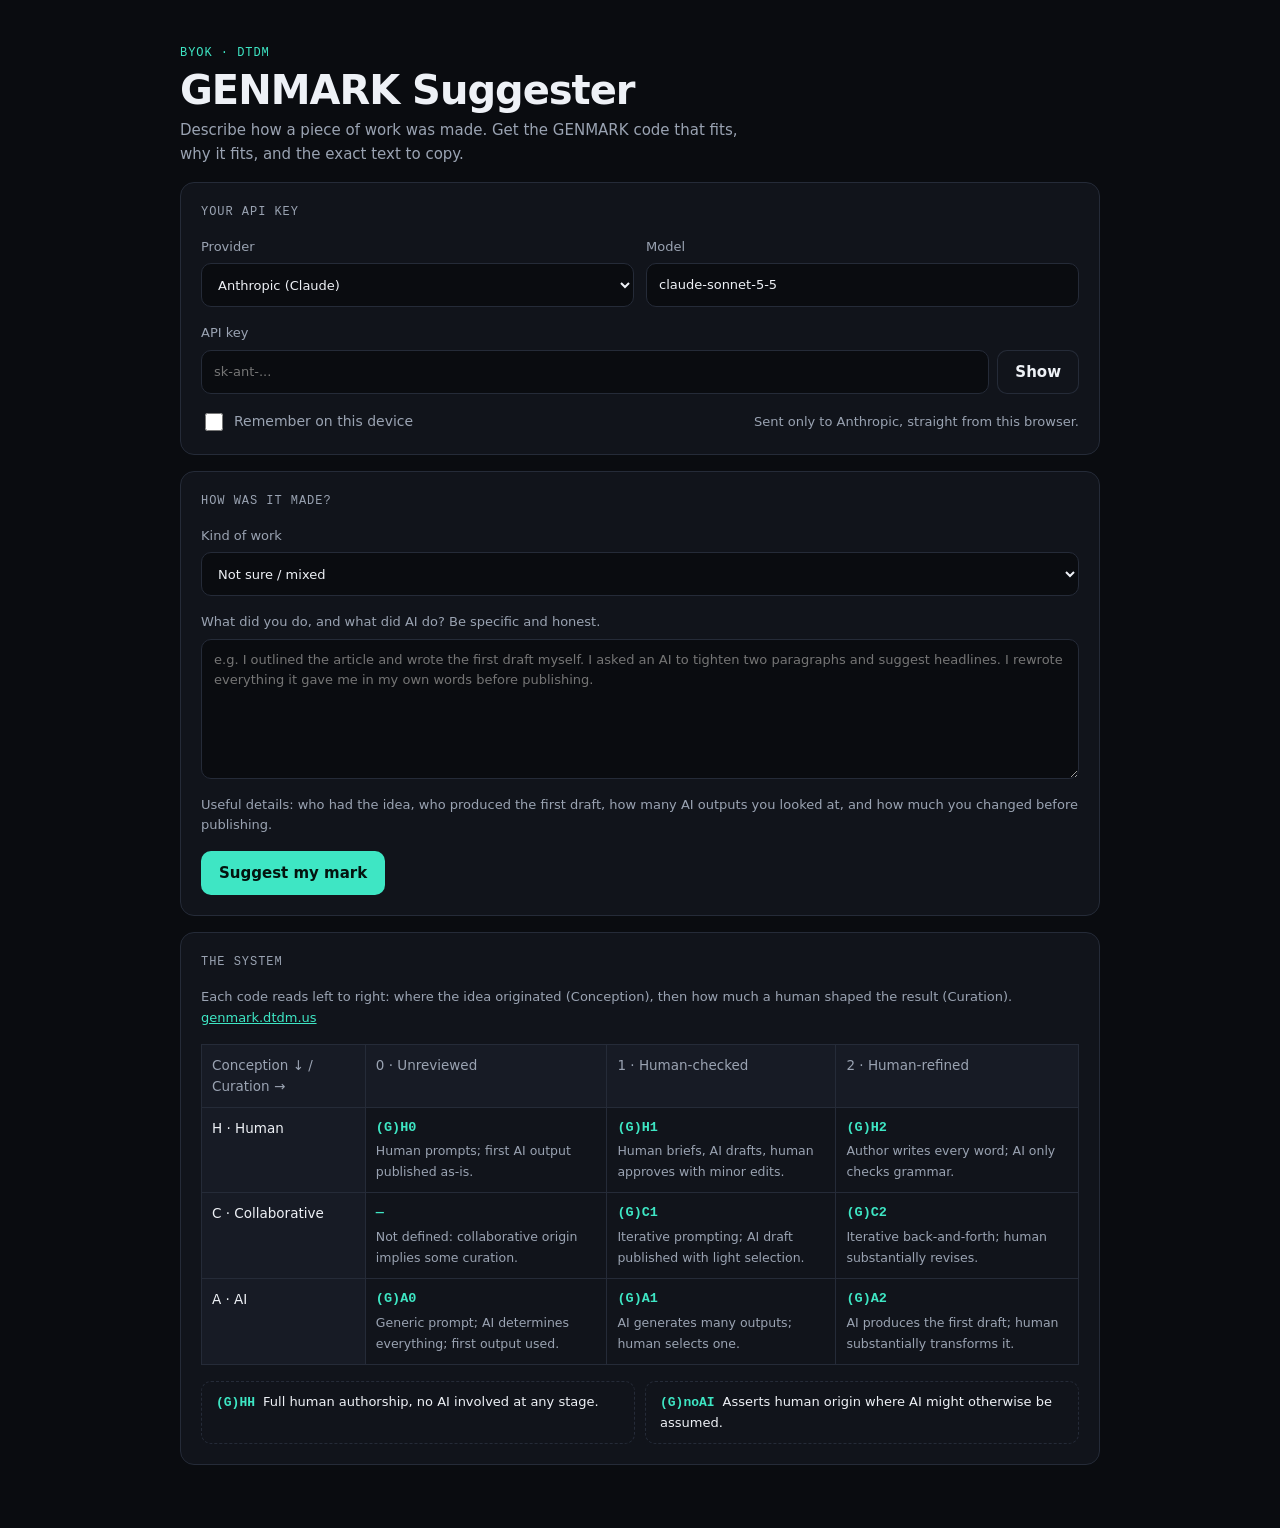
<file: public/tools/genmark-suggester.html>
<!DOCTYPE html>
<html lang="en">
<head>
<meta charset="utf-8">
<meta name="viewport" content="width=device-width,initial-scale=1">
<title>GENMARK Suggester · BYOK by DTDM</title>
<!--
  GENMARK Suggester — BYOK tool by DTDM · v1.1 — updated Nov 2026
  One self-contained file. No dependencies, no build step, no external fonts or scripts.
  Your API key is kept in this browser's localStorage only if you tick "Remember on this device".
  The only network requests this file makes go to the provider you pick:
    api.anthropic.com · openrouter.ai
  GENMARK is an honor-system authorship mark (genmark.dtdm.us). This tool only suggests a code; you decide what to claim.
  Host it anywhere that serves static files, or double-click it.
-->
<style>
:root{--bg:#0a0c10;--panel:#11141b;--panel2:#171b25;--line:#252b38;--ink:#eef1f6;--mute:#9aa3b2;--acc:#3ee6c4;--accink:#04140f;--err:#ff8a8a}
*{box-sizing:border-box}
[hidden]{display:none!important}
html,body{margin:0;background:var(--bg);color:var(--ink);font:15px/1.55 Archivo,system-ui,sans-serif}
a{color:var(--acc)}a:hover{color:#9af5e2}
code{font-family:'JetBrains Mono',ui-monospace,monospace;font-size:.92em}
.wrap{max-width:960px;margin:0 auto;padding:40px 20px 64px;display:grid;gap:16px}
.embedded .wrap{padding:0 0 4px;max-width:none}
.embedded .top{display:none}
.mono{font-family:'JetBrains Mono',ui-monospace,monospace;font-size:12px;letter-spacing:.08em;text-transform:uppercase}
.eyebrow{color:var(--acc)}
h1{font-size:40px;line-height:1.05;margin:6px 0 8px;letter-spacing:-.025em;font-weight:800}
.lede{color:var(--mute);margin:0;max-width:62ch;text-wrap:pretty}
.card{background:var(--panel);border:1px solid var(--line);border-radius:14px;padding:20px;display:grid;gap:16px}
.card h2{margin:0;color:var(--mute);font-weight:500}
.grid{display:grid;gap:12px;grid-template-columns:repeat(auto-fit,minmax(min(100%,190px),1fr))}
.f{display:grid;gap:6px;font-size:13px;color:var(--mute);align-content:start}
input,select,textarea{font:inherit;color:var(--ink);background:var(--bg);border:1px solid var(--line);border-radius:10px;padding:10px 12px;min-height:44px;width:100%}
textarea{min-height:140px;resize:vertical}
input:focus,select:focus,textarea:focus{outline:2px solid var(--acc);outline-offset:-1px}
.keyrow{display:flex;gap:8px}.keyrow input{flex:1;min-width:0}
.btn{font:600 15px Archivo,system-ui,sans-serif;border:0;border-radius:10px;padding:10px 18px;min-height:44px;cursor:pointer;background:var(--acc);color:var(--accink)}
.btn:hover{filter:brightness(1.08)}.btn:disabled{opacity:.55;cursor:progress}
.btn.ghost{background:transparent;color:var(--ink);box-shadow:inset 0 0 0 1px var(--line)}
.btn.ghost:hover{box-shadow:inset 0 0 0 1px var(--acc);filter:none}
.btn.sm{min-height:34px;padding:5px 12px;font-size:13px}
.row{display:flex;gap:10px;flex-wrap:wrap;align-items:center}
.check{display:flex;gap:8px;align-items:center;font-size:14px;color:var(--mute);cursor:pointer}
.check input{width:18px;height:18px;min-height:0;accent-color:var(--acc)}
.note{font-size:13px;color:var(--mute);margin:0}
.status:empty{display:none}
.status{border-radius:12px;padding:14px 16px;display:flex;gap:12px;align-items:center;background:var(--panel);border:1px solid var(--line)}
.status.err{border-color:#5a2a2a;color:var(--err)}
.spin{width:16px;height:16px;border-radius:50%;border:2px solid var(--line);border-top-color:var(--acc);animation:s .8s linear infinite;flex:none}
@keyframes s{to{transform:rotate(360deg)}}
.result{display:grid;grid-template-columns:auto 1fr;gap:22px;align-items:center}
@media(max-width:560px){.result{grid-template-columns:1fr;text-align:center;justify-items:center}}
.seal{width:96px;height:96px;border-radius:50%;border:3px solid var(--acc);display:grid;place-items:center;font:700 44px/1 Georgia,'Times New Roman',serif;color:var(--acc)}
.big{font:700 34px/1.1 'JetBrains Mono',ui-monospace,monospace;letter-spacing:-.02em}
.conf{display:inline-block;margin-left:10px;font-size:11px;vertical-align:middle;border:1px solid var(--line);border-radius:6px;padding:3px 8px;color:var(--mute)}
.why{margin:0;text-wrap:pretty}
.outs{display:grid;gap:8px}
.orow{display:flex;gap:10px;flex-wrap:wrap;align-items:center}
.orow .lb{width:110px;flex:none;font-family:'JetBrains Mono',ui-monospace,monospace;font-size:11px;text-transform:uppercase;letter-spacing:.06em;color:var(--mute)}
.orow code{background:var(--bg);border:1px solid var(--line);border-radius:8px;padding:6px 10px}
.sec h3{margin:0 0 6px;font-size:14px;color:var(--mute);font-weight:500}
.sec ul{margin:0;padding-left:20px;display:grid;gap:4px}
.alt{display:grid;gap:8px}
.alt div{background:var(--panel2);border-radius:10px;padding:10px 14px;display:flex;gap:12px;align-items:baseline;flex-wrap:wrap}
.alt b{font-family:'JetBrains Mono',ui-monospace,monospace;color:var(--acc)}
.tbl{overflow-x:auto}
table{width:100%;border-collapse:collapse;font-size:13.5px;min-width:520px}
th,td{border:1px solid var(--line);padding:10px;text-align:left;vertical-align:top}
thead th{background:var(--panel2);color:var(--mute);font-weight:500}
tbody th{background:var(--panel2);font-weight:500;white-space:nowrap}
td b{display:block;font-family:'JetBrains Mono',ui-monospace,monospace;color:var(--acc);margin-bottom:2px}
td span{color:var(--mute);font-size:12.5px}
td.hit{background:rgba(62,230,196,.14);box-shadow:inset 0 0 0 2px var(--acc)}
.chips{display:flex;gap:10px;flex-wrap:wrap}
.chip{border:1px dashed var(--line);border-radius:10px;padding:10px 14px;font-size:13px;flex:1;min-width:220px}
.chip b{font-family:'JetBrains Mono',ui-monospace,monospace;color:var(--acc);margin-right:8px}
.chip.hit{border:2px solid var(--acc);background:rgba(62,230,196,.1)}
</style>
</head>
<body>
<main class="wrap" id="wrap">
  <header class="top">
    <a class="mono eyebrow" href="https://byok.dtdm.us" style="text-decoration:none">BYOK · DTDM</a>
    <h1>GENMARK Suggester</h1>
    <p class="lede">Describe how a piece of work was made. Get the GENMARK code that fits, why it fits, and the exact text to copy.</p>
  </header>

  <section class="card" aria-labelledby="k-h">
    <h2 class="mono" id="k-h">Your API key</h2>
    <div class="grid">
      <label class="f">Provider
        <select id="prov">
          <option value="anthropic">Anthropic (Claude)</option>
          <option value="openrouter">OpenRouter (any model)</option>
        </select>
      </label>
      <label class="f">Model
        <input id="model" autocomplete="off" spellcheck="false">
      </label>
    </div>
    <label class="f">API key
      <span class="keyrow">
        <input id="key" type="password" autocomplete="off" spellcheck="false">
        <button type="button" class="btn ghost" id="show">Show</button>
      </span>
    </label>
    <div class="row" style="justify-content:space-between">
      <label class="check"><input type="checkbox" id="rem"> Remember on this device</label>
      <p class="note" id="keynote"></p>
    </div>
  </section>

  <form class="card" id="f" aria-labelledby="q-h">
    <h2 class="mono" id="q-h">How was it made?</h2>
    <label class="f">Kind of work
      <select id="kind">
        <option value="">Not sure / mixed</option>
        <option>Writing or article</option><option>Image or artwork</option><option>Photo</option><option>Audio or music</option>
        <option>Video</option><option>Code</option><option>Slides or document</option><option>Product, label or packaging</option>
      </select>
    </label>
    <label class="f">What did you do, and what did AI do? Be specific and honest.
      <textarea id="desc" required placeholder="e.g. I outlined the article and wrote the first draft myself. I asked an AI to tighten two paragraphs and suggest headlines. I rewrote everything it gave me in my own words before publishing."></textarea>
    </label>
    <p class="note">Useful details: who had the idea, who produced the first draft, how many AI outputs you looked at, and how much you changed before publishing.</p>
    <div class="row"><button class="btn" id="go" type="submit">Suggest my mark</button></div>
  </form>

  <div class="status" id="status" role="status" aria-live="polite"></div>

  <section class="card" id="out" hidden aria-labelledby="o-h">
    <h2 class="mono" id="o-h">Suggested mark</h2>
    <div class="result">
      <div class="seal" aria-hidden="true">G</div>
      <div style="display:grid;gap:8px">
        <div><span class="big" id="code"></span><span class="conf mono" id="conf"></span></div>
        <p class="why" id="why"></p>
      </div>
    </div>
    <div class="outs">
      <div class="orow"><span class="lb">Mark + code</span><code id="o1"></code><button type="button" class="btn ghost sm" data-c="o1">Copy</button></div>
      <div class="orow"><span class="lb">Metadata</span><code id="o2"></code><button type="button" class="btn ghost sm" data-c="o2">Copy</button></div>
      <div class="orow"><span class="lb">Citation</span><code id="o3"></code><button type="button" class="btn ghost sm" data-c="o3">Copy</button></div>
    </div>
    <div class="sec" id="placewrap"><h3>Where to put it</h3><p class="why" id="place"></p></div>
    <div class="sec" id="altwrap"><h3>Other codes that could apply</h3><div class="alt" id="alts"></div></div>
    <div class="sec" id="misswrap"><h3>Things that would change the answer</h3><ul id="miss"></ul></div>
    <p class="note">GENMARK is an honor-system claim by the maker, like © or ™. This is a suggestion from an AI reading your description. You decide what to claim.</p>
  </section>

  <section class="card" aria-labelledby="m-h">
    <h2 class="mono" id="m-h">The system</h2>
    <p class="note">Each code reads left to right: where the idea originated (Conception), then how much a human shaped the result (Curation). <a href="https://genmark.dtdm.us" target="_blank" rel="noopener">genmark.dtdm.us</a></p>
    <div class="tbl"><table id="matrix">
      <thead><tr><th>Conception ↓ / Curation →</th><th>0 · Unreviewed</th><th>1 · Human-checked</th><th>2 · Human-refined</th></tr></thead>
      <tbody>
        <tr><th>H · Human</th>
          <td data-c="H0"><b>(G)H0</b><span>Human prompts; first AI output published as-is.</span></td>
          <td data-c="H1"><b>(G)H1</b><span>Human briefs, AI drafts, human approves with minor edits.</span></td>
          <td data-c="H2"><b>(G)H2</b><span>Author writes every word; AI only checks grammar.</span></td></tr>
        <tr><th>C · Collaborative</th>
          <td><b>—</b><span>Not defined: collaborative origin implies some curation.</span></td>
          <td data-c="C1"><b>(G)C1</b><span>Iterative prompting; AI draft published with light selection.</span></td>
          <td data-c="C2"><b>(G)C2</b><span>Iterative back-and-forth; human substantially revises.</span></td></tr>
        <tr><th>A · AI</th>
          <td data-c="A0"><b>(G)A0</b><span>Generic prompt; AI determines everything; first output used.</span></td>
          <td data-c="A1"><b>(G)A1</b><span>AI generates many outputs; human selects one.</span></td>
          <td data-c="A2"><b>(G)A2</b><span>AI produces the first draft; human substantially transforms it.</span></td></tr>
      </tbody>
    </table></div>
    <div class="chips">
      <div class="chip" data-c="HH"><b>(G)HH</b>Full human authorship, no AI involved at any stage.</div>
      <div class="chip" data-c="noAI"><b>(G)noAI</b>Asserts human origin where AI might otherwise be assumed.</div>
    </div>
  </section>
</main>
<script>
(function(){
'use strict';
var P={
  anthropic:{name:'Anthropic',model:'claude-sonnet-5-5',ph:'sk-ant-...'},
  openrouter:{name:'OpenRouter',model:'anthropic/claude-sonnet-5.5',ph:'sk-or-...',extra:' Enter any OpenRouter model ID.'}
};
var VALID=['HH','noAI','H0','H1','H2','C1','C2','A0','A1','A2'];
var NS='byok.genmark-suggester.';
function $(id){return document.getElementById(id)}
function get(k){try{return localStorage.getItem(NS+k)}catch(e){return null}}
function set(k,v){try{if(v==null)localStorage.removeItem(NS+k);else localStorage.setItem(NS+k,v)}catch(e){}}
function esc(s){return String(s==null?'':s).replace(/[&<>"']/g,function(c){return{'&':'&amp;','<':'&lt;','>':'&gt;','"':'&quot;',"'":'&#39;'}[c]})}

var embedded=false;try{embedded=window.self!==window.top}catch(e){embedded=true}
if(embedded)document.documentElement.classList.add('embedded');
function post(){if(!embedded)return;try{parent.postMessage({byokHeight:document.body.offsetHeight},'*')}catch(e){}}
if(window.ResizeObserver)new ResizeObserver(post).observe(document.body);
window.addEventListener('load',post);post();

var prov=$('prov'),model=$('model'),key=$('key'),rem=$('rem');
function loadProv(){
  var p=prov.value;model.value=get('model.'+p)||P[p].model;key.placeholder=P[p].ph;
  var k=get('key.'+p);key.value=k||'';rem.checked=!!k;
  $('keynote').textContent='Sent only to '+P[p].name+', straight from this browser.'+(P[p].extra||'');
}
prov.value=get('provider')||'anthropic';loadProv();
prov.onchange=function(){set('provider',prov.value);loadProv()};
$('show').onclick=function(){key.type=key.type==='password'?'text':'password';this.textContent=key.type==='password'?'Show':'Hide'};
rem.onchange=function(){if(!rem.checked)set('key.'+prov.value,null)};

var SYSTEM=[
'You assign GENMARK codes. GENMARK is an honor-system authorship mark that declares where an idea originated and how much human judgment shaped the final result. It is not a quality score, a copyright claim, or AI detection.',
'A code is (G) plus two characters: Conception then Curation.',
'Conception: H = Human (the human originated the idea), C = Collaborative (idea co-developed with AI through back-and-forth), A = AI (the AI originated the idea or the human gave only a generic prompt).',
'Curation: 0 = Unreviewed (output used as-is), 1 = Human-checked (reviewed, selected, or lightly edited), 2 = Human-refined (substantially revised, rewritten, or transformed by the human).',
'The valid codes are exactly these:',
'H0 Human prompts; first AI output published as-is.',
'H1 Human briefs, AI drafts, human approves with minor edits.',
'H2 Author writes every word; AI only checks grammar.',
'C1 Iterative prompting; AI draft published with light selection.',
'C2 Iterative back-and-forth; human substantially revises.',
'A0 Generic prompt; AI determines everything; first output used.',
'A1 AI generates many outputs; human selects one.',
'A2 AI produces the first draft; human substantially transforms it.',
'HH Full human authorship, no AI involved at any stage.',
'noAI Asserts human origin where AI might otherwise be assumed (no AI involvement, full human authorship).',
'C0 does NOT exist: collaborative origin implies some curation. Never output it.',
'Rules: base the code ONLY on what the person says they did. Do not flatter. If the description is ambiguous between two codes, choose the one that discloses MORE AI involvement and list the other as an alternative. Use HH or noAI only if the person says no AI was used at any stage (HH for plain full human authorship, noAI when the point is asserting human origin in a setting where AI might be assumed). Grammar or spell-check by AI alone still fits H2. If key facts are missing, still give your best code, lower the confidence, and list what is missing.'
].join('\n');

function userPrompt(kind,desc){
  return [
    SYSTEM,'',
    'Kind of work: '+(kind||'not stated'),
    'What the person says happened:',
    desc,'',
    'Return ONLY one JSON object. No prose, no code fences. Shape:',
    '{"code":one of H0,H1,H2,C1,C2,A0,A1,A2,HH,noAI (without the (G) prefix),"confidence":"high"|"medium"|"low","reasoning":string (2-3 sentences citing what the person said),"placement":string (one sentence: where a mark like this usually goes for this kind of work),"alternatives":[{"code":valid code,"when":string (the fact that would make this the right code)}] (0 to 2 items),"missing":[string] (0 to 3 questions whose answers could change the code)}'
  ].join('\n');
}

async function jfetch(url,opt){
  var r=await fetch(url,opt),t=await r.text(),j;
  try{j=JSON.parse(t)}catch(e){throw new Error('HTTP '+r.status+': '+t.slice(0,200))}
  if(!r.ok){
    var m=(j.error&&(j.error.message||j.error))||('HTTP '+r.status);m=typeof m==='string'?m:JSON.stringify(m);
    if(r.status===401)m='The key was rejected (401). Check that you pasted the whole key and picked the matching provider. '+m;
    else if(r.status===429)m='Rate limit or spend limit reached (429). Wait a minute, or check your limits in your provider console. '+m;else if(r.status===402)m='Not enough credits (402). Add credits to your OpenRouter account, or pick a cheaper model. '+m;
    throw new Error(m);
  }
  return j;
}
var CALL={
  anthropic:async function(k,m,q){
    var j=await jfetch('https://api.anthropic.com/v1/messages',{method:'POST',headers:{'content-type':'application/json','x-api-key':k,'anthropic-version':'2023-06-01','anthropic-dangerous-direct-browser-access':'true'},body:JSON.stringify({model:m,max_tokens:2000,messages:[{role:'user',content:q}]})});
    return(j.content||[]).map(function(b){return b.type==='text'?b.text:''}).join('');
  },
  openrouter:async function(k,m,q){
    var j=await jfetch('https://openrouter.ai/api/v1/chat/completions',{method:'POST',headers:{'content-type':'application/json','Authorization':'Bearer '+k},body:JSON.stringify({model:m,max_tokens:2000,messages:[{role:'user',content:q}]})});
    if(j&&j.error)throw new Error(typeof j.error.message==='string'?j.error.message:'OpenRouter returned an error. Try again, or pick another model.');
    var c=(j.choices||[])[0];if(!c)throw new Error('OpenRouter returned no answer. Try again, or pick another model.');if(c.error)throw new Error(typeof c.error.message==='string'?c.error.message:'The model returned an error. Try again, or pick another model.');var msg=c.message||{};var text=typeof msg.content==='string'?msg.content:(Array.isArray(msg.content)?msg.content.map(function(p){return p&&p.text||''}).join(''):'');
    return text;
  }
};

function parse(t){
  var a=t.indexOf('{'),b=t.lastIndexOf('}');
  if(a<0||b<a)throw new Error('The model did not return a suggestion. Try again, or switch models.');
  try{return JSON.parse(t.slice(a,b+1))}catch(e){throw new Error('Could not read the response. Try again.')}
}
function normCode(c){
  c=String(c||'').replace(/^\(?G\)?/i,'').trim();
  var hit=VALID.filter(function(v){return v.toLowerCase()===c.toLowerCase()})[0];
  return hit||null;
}
function setStatus(kind,msg){
  var s=$('status');s.className='status '+kind;
  if(!msg){s.innerHTML='';post();return}
  s.innerHTML=(kind==='busy'?'<span class="spin"></span>':'')+'<span>'+esc(msg)+'</span>';post();
}
function mark(code){
  Array.prototype.forEach.call(document.querySelectorAll('[data-c]'),function(el){
    if(el.tagName==='BUTTON')return;
    el.classList.toggle('hit',el.getAttribute('data-c')===code);
  });
}
function render(d){
  var code=normCode(d.code);
  if(!code)throw new Error('The model suggested a code that is not in the GENMARK system ("'+d.code+'"). Try again.');
  $('code').textContent='(G)'+code;
  var cf=String(d.confidence||'').toLowerCase();
  $('conf').textContent=(cf==='high'||cf==='medium'||cf==='low')?cf+' confidence':'';
  $('why').textContent=d.reasoning||'';
  $('o1').textContent='(G)'+code;$('o2').textContent='# genmark: '+code;$('o3').textContent='GENMARK '+code+'/v1';
  $('place').textContent=d.placement||'';$('placewrap').hidden=!d.placement;
  var alts=(d.alternatives||[]).map(function(a){return{c:normCode(a&&a.code),w:a&&a.when}}).filter(function(a){return a.c&&a.c!==code});
  $('alts').innerHTML=alts.map(function(a){return'<div><b>(G)'+esc(a.c)+'</b><span>'+esc(a.w||'')+'</span></div>'}).join('');
  $('altwrap').hidden=!alts.length;
  var miss=(d.missing||[]).filter(function(x){return typeof x==='string'&&x.trim()});
  $('miss').innerHTML=miss.map(function(x){return'<li>'+esc(x)+'</li>'}).join('');
  $('misswrap').hidden=!miss.length;
  mark(code);$('out').hidden=false;post();
}

document.addEventListener('click',function(e){
  var b=e.target.closest?e.target.closest('button[data-c]'):null;if(!b)return;
  var txt=$(b.getAttribute('data-c')).textContent,o=b.textContent;
  function done(ok){b.textContent=ok?'Copied':'Copy failed';setTimeout(function(){b.textContent=o},1400)}
  if(navigator.clipboard&&navigator.clipboard.writeText)navigator.clipboard.writeText(txt).then(function(){done(true)},function(){done(fallback(txt))});
  else done(fallback(txt));
});
function fallback(txt){
  var ta=document.createElement('textarea');ta.value=txt;ta.style.position='fixed';ta.style.opacity='0';document.body.appendChild(ta);ta.select();
  var ok=false;try{ok=document.execCommand('copy')}catch(e){}ta.remove();return ok;
}

$('f').onsubmit=async function(e){
  e.preventDefault();
  var p=prov.value,k=key.value.trim(),m=model.value.trim()||P[p].model,d=$('desc').value.trim();
  if(!k){setStatus('err','Add your '+P[p].name+' API key first.');key.focus();return}
  if(!d){setStatus('err','Describe how the work was made first.');$('desc').focus();return}
  if(rem.checked){set('key.'+p,k);set('model.'+p,m)}else set('key.'+p,null);
  var btn=$('go');btn.disabled=true;btn.textContent='Thinking...';$('out').hidden=true;
  setStatus('busy','Reading your description and matching it to the GENMARK system.');
  try{
    var txt=await CALL[p](k,m,userPrompt($('kind').value,d));
    render(parse(txt));setStatus('','');
  }catch(err){
    var msg=String(err&&err.message||err);
    if(/Failed to fetch|NetworkError|Load failed/i.test(msg))msg='Could not reach '+P[p].name+'. Check your connection, or whether an extension is blocking the request.';
    setStatus('err',msg);
  }finally{btn.disabled=false;btn.textContent='Suggest my mark'}
};
})();
</script>
</body>
</html>
</file>
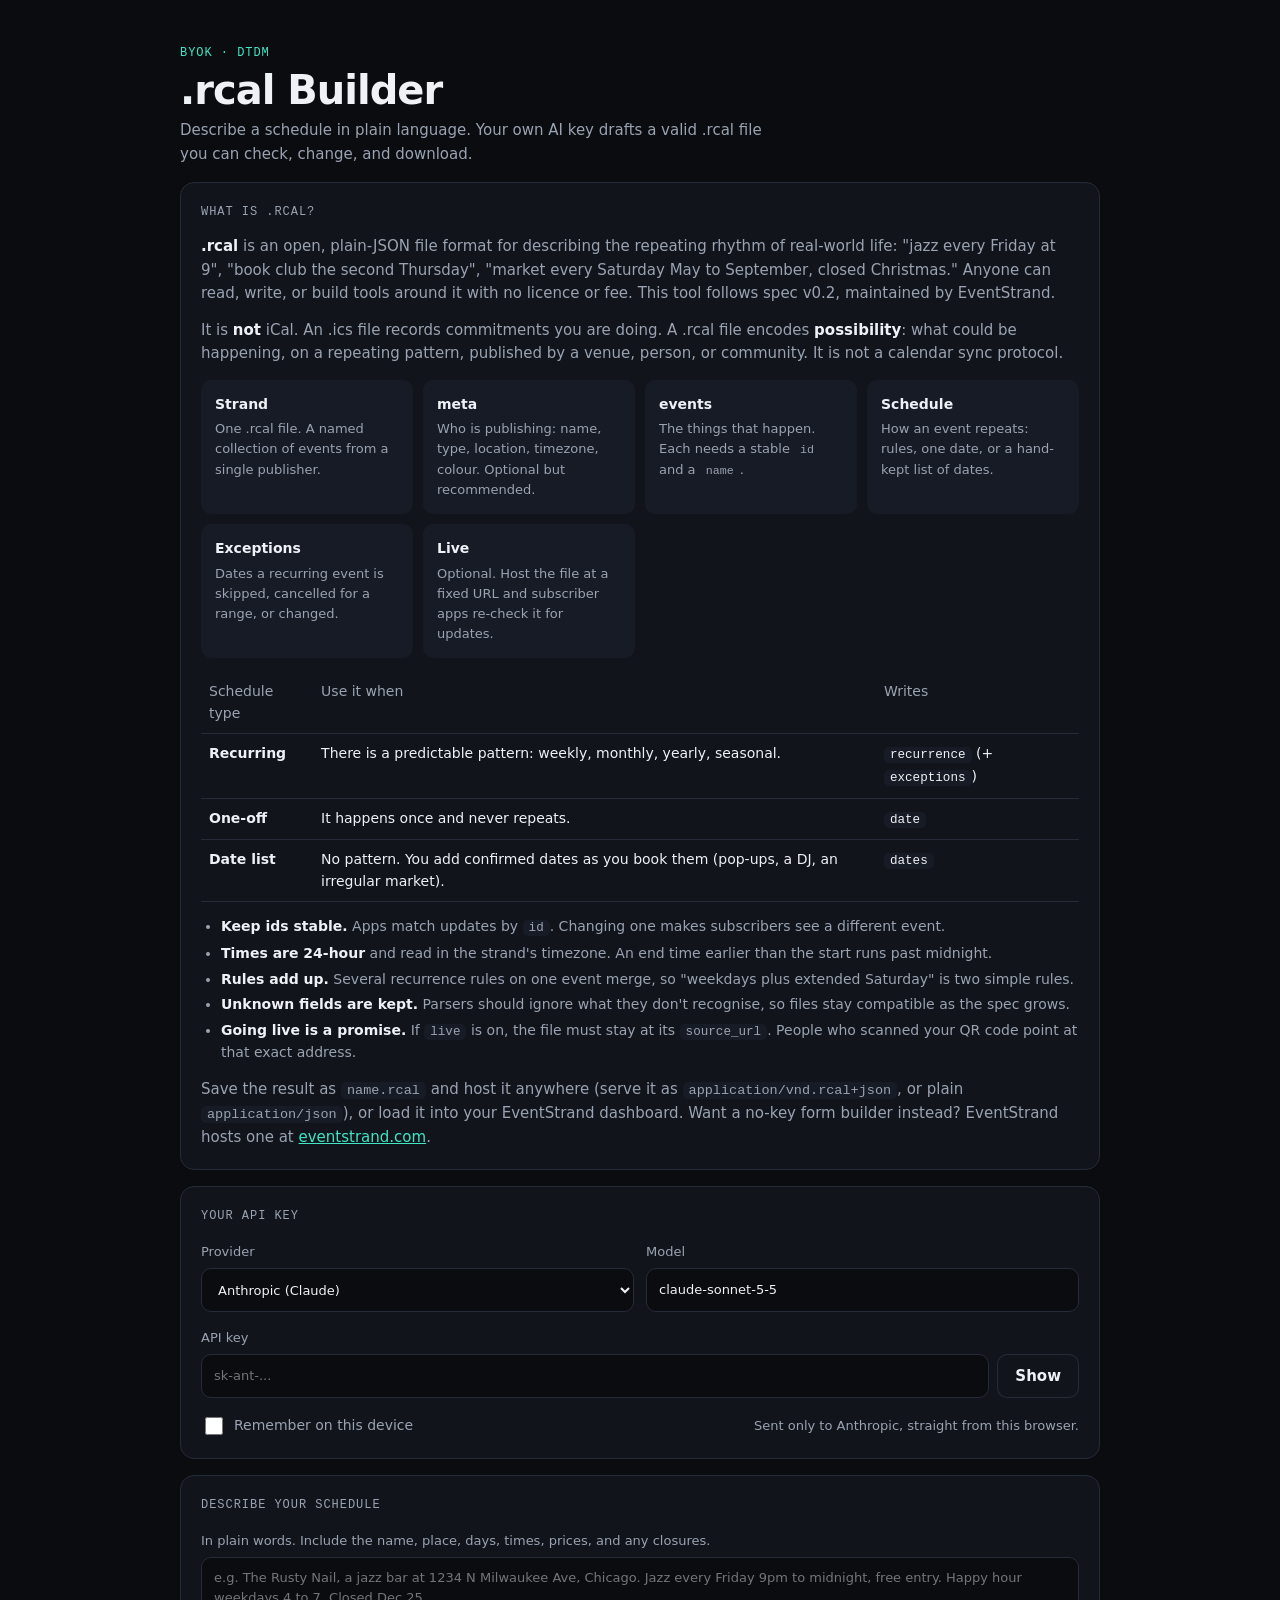
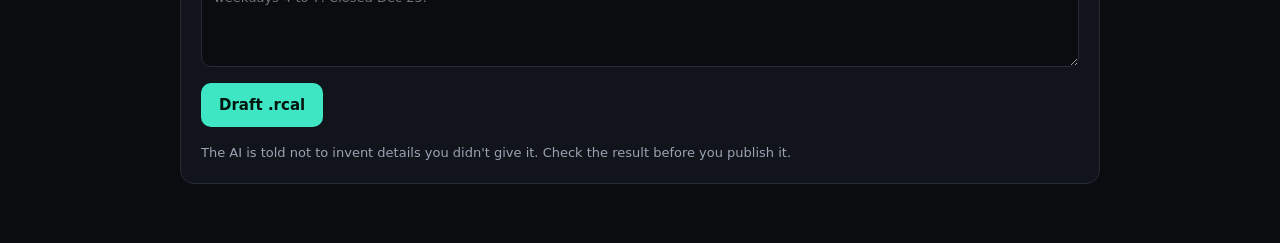
<file: public/tools/rcal-builder.html>
<!DOCTYPE html>
<html lang="en">
<head>
<meta charset="utf-8">
<meta name="viewport" content="width=device-width,initial-scale=1">
<title>.rcal Builder · BYOK by DTDM</title>
<!--
  .rcal Builder — BYOK tool by DTDM · v1.1 — updated Nov 2026
  One self-contained file. No dependencies, no build step, no external fonts or scripts.
  You describe a schedule in plain language and your own AI drafts the .rcal file. The key is kept in this
  browser's localStorage only if you tick "Remember on this device". Network requests go only to the
  provider you pick: api.anthropic.com · openrouter.ai
  Format: .rcal spec v0.2 (open format, maintained by EventStrand). Host this file anywhere static, or double-click it.
-->
<style>
:root{--bg:#0a0c10;--panel:#11141b;--panel2:#171b25;--line:#252b38;--ink:#eef1f6;--mute:#9aa3b2;--acc:#3ee6c4;--accink:#04140f;--err:#ff8a8a;--warn:#f2c46d}
*{box-sizing:border-box}
[hidden]{display:none!important}
html,body{margin:0;background:var(--bg);color:var(--ink);font:15px/1.55 Archivo,system-ui,sans-serif}
a{color:var(--acc)}a:hover{color:#9af5e2}
code{font-family:'JetBrains Mono',ui-monospace,monospace;font-size:.9em;background:var(--panel2);padding:1px 6px;border-radius:5px}
.wrap{max-width:960px;margin:0 auto;padding:40px 20px 64px;display:grid;gap:16px}
.embedded .wrap{padding:0 0 4px;max-width:none}
.embedded .top{display:none}
.mono{font-family:'JetBrains Mono',ui-monospace,monospace;font-size:12px;letter-spacing:.08em;text-transform:uppercase}
.eyebrow{color:var(--acc)}
h1{font-size:40px;line-height:1.05;margin:6px 0 8px;letter-spacing:-.025em;font-weight:800}
.lede{color:var(--mute);margin:0;max-width:62ch;text-wrap:pretty}
.card{background:var(--panel);border:1px solid var(--line);border-radius:14px;padding:20px;display:grid;gap:16px}
.card h2{margin:0;color:var(--mute);font-weight:500}
.card h3{margin:0;font-size:15px}
.grid{display:grid;gap:12px;grid-template-columns:repeat(auto-fit,minmax(min(100%,190px),1fr))}
.f{display:grid;gap:6px;font-size:13px;color:var(--mute);align-content:start}
input,select,textarea{font:inherit;color:var(--ink);background:var(--bg);border:1px solid var(--line);border-radius:10px;padding:10px 12px;min-height:44px;width:100%}
textarea{min-height:110px;resize:vertical}
input:focus,select:focus,textarea:focus{outline:2px solid var(--acc);outline-offset:-1px}
input[type=color]{padding:4px;cursor:pointer}
.keyrow{display:flex;gap:8px}.keyrow input{flex:1;min-width:0}
.seg{display:flex;gap:4px;padding:4px;background:var(--bg);border:1px solid var(--line);border-radius:10px;min-height:44px}
.seg label{flex:1;position:relative;display:flex}
.seg input{position:absolute;opacity:0;pointer-events:none;width:auto;min-height:0}
.seg span{flex:1;display:flex;align-items:center;justify-content:center;padding:6px 8px;border-radius:7px;color:var(--mute);cursor:pointer;font-size:14px;text-align:center}
.seg input:checked+span{background:var(--panel2);color:var(--ink);box-shadow:inset 0 0 0 1px var(--line)}
.seg input:focus-visible+span{outline:2px solid var(--acc)}
.btn{font:600 15px Archivo,system-ui,sans-serif;border:0;border-radius:10px;padding:10px 18px;min-height:44px;cursor:pointer;background:var(--acc);color:var(--accink)}
.btn:hover{filter:brightness(1.08)}.btn:disabled{opacity:.5;cursor:not-allowed}
.btn.ghost{background:transparent;color:var(--ink);box-shadow:inset 0 0 0 1px var(--line)}
.btn.ghost:hover{box-shadow:inset 0 0 0 1px var(--acc);filter:none}
.btn.sm{min-height:36px;padding:6px 12px;font-size:13px}
.btn.del{color:var(--err)}
.row{display:flex;gap:10px;flex-wrap:wrap;align-items:center}
.row.sb{justify-content:space-between}
.check{display:flex;gap:8px;align-items:center;font-size:14px;color:var(--mute);cursor:pointer}
.check input{width:18px;height:18px;min-height:0;accent-color:var(--acc)}
.note{font-size:13px;color:var(--mute);margin:0}
.status:empty{display:none}
.status{border-radius:12px;padding:14px 16px;display:flex;gap:12px;align-items:center;background:var(--panel);border:1px solid var(--line)}
.status.err{border-color:#5a2a2a;color:var(--err)}
.status.ok{border-color:#1f5a4b;color:var(--acc)}
.spin{width:16px;height:16px;border-radius:50%;border:2px solid var(--line);border-top-color:var(--acc);animation:s .8s linear infinite;flex:none}
@keyframes s{to{transform:rotate(360deg)}}
.explain{display:grid;gap:14px}
.explain p{margin:0;color:var(--mute);text-wrap:pretty}
.explain p b,.explain li b{color:var(--ink)}
.parts{display:grid;gap:10px;grid-template-columns:repeat(auto-fit,minmax(min(100%,210px),1fr))}
.part{background:var(--panel2);border-radius:10px;padding:14px;display:grid;gap:4px;align-content:start}
.part b{font-size:14px}.part span{color:var(--mute);font-size:13px}
.tbl{overflow-x:auto}
table{width:100%;border-collapse:collapse;font-size:14px;min-width:480px}
th,td{text-align:left;padding:9px 8px;border-bottom:1px solid var(--line);vertical-align:top}
th{color:var(--mute);font-weight:500}
ul.tight{margin:0;padding-left:20px;display:grid;gap:4px;color:var(--mute);font-size:14px}
.ev{background:var(--panel2);border:1px solid var(--line);border-radius:12px;padding:16px;display:grid;gap:14px}
.ev>.hd{display:flex;gap:10px;align-items:center;justify-content:space-between;flex-wrap:wrap}
.ev .hd b{font-size:15px}
.sub{border:1px dashed var(--line);border-radius:10px;padding:12px;display:grid;gap:12px;background:var(--panel)}
.sub .hd{display:flex;gap:8px;justify-content:space-between;align-items:center}
.sub .hd span{font-size:13px;color:var(--mute)}
.tags{display:flex;flex-wrap:wrap;gap:6px}
.tags label{position:relative}
.tags input{position:absolute;opacity:0;pointer-events:none;width:auto;min-height:0}
.tags span{display:inline-block;padding:5px 11px;border-radius:99px;border:1px solid var(--line);color:var(--mute);font-size:13px;cursor:pointer}
.tags input:checked+span{background:var(--acc);color:var(--accink);border-color:var(--acc);font-weight:600}
.tags input:focus-visible+span{outline:2px solid var(--acc);outline-offset:2px}
.probs{margin:0;padding:0;list-style:none;display:grid;gap:6px;font-size:14px}
.probs li{padding:8px 12px;border-radius:8px;background:var(--panel2)}
.probs .e{color:var(--err)}.probs .w{color:var(--warn)}.probs .g{color:var(--acc)}
pre.json{margin:0;background:var(--bg);border:1px solid var(--line);border-radius:10px;padding:14px;max-height:420px;overflow:auto;font:12.5px/1.55 'JetBrains Mono',ui-monospace,monospace;color:var(--ink)}
.hint{font-size:12.5px;color:var(--mute);margin:0}
</style>
</head>
<body>
<main class="wrap" id="wrap">
  <header class="top">
    <a class="mono eyebrow" href="https://byok.dtdm.us" style="text-decoration:none">BYOK · DTDM</a>
    <h1>.rcal Builder</h1>
    <p class="lede">Describe a schedule in plain language. Your own AI key drafts a valid .rcal file you can check, change, and download.</p>
  </header>

  <section class="card explain" aria-labelledby="x-h">
    <h2 class="mono" id="x-h">What is .rcal?</h2>
    <p><b>.rcal</b> is an open, plain-JSON file format for describing the repeating rhythm of real-world life: "jazz every Friday at 9", "book club the second Thursday", "market every Saturday May to September, closed Christmas." Anyone can read, write, or build tools around it with no licence or fee. This tool follows spec v0.2, maintained by EventStrand.</p>
    <p>It is <b>not</b> iCal. An .ics file records commitments you are doing. A .rcal file encodes <b>possibility</b>: what could be happening, on a repeating pattern, published by a venue, person, or community. It is not a calendar sync protocol.</p>
    <div class="parts">
      <div class="part"><b>Strand</b><span>One .rcal file. A named collection of events from a single publisher.</span></div>
      <div class="part"><b>meta</b><span>Who is publishing: name, type, location, timezone, colour. Optional but recommended.</span></div>
      <div class="part"><b>events</b><span>The things that happen. Each needs a stable <code>id</code> and a <code>name</code>.</span></div>
      <div class="part"><b>Schedule</b><span>How an event repeats: rules, one date, or a hand-kept list of dates.</span></div>
      <div class="part"><b>Exceptions</b><span>Dates a recurring event is skipped, cancelled for a range, or changed.</span></div>
      <div class="part"><b>Live</b><span>Optional. Host the file at a fixed URL and subscriber apps re-check it for updates.</span></div>
    </div>
    <div class="tbl"><table>
      <thead><tr><th>Schedule type</th><th>Use it when</th><th>Writes</th></tr></thead>
      <tbody>
        <tr><td><b>Recurring</b></td><td>There is a predictable pattern: weekly, monthly, yearly, seasonal.</td><td><code>recurrence</code> (+ <code>exceptions</code>)</td></tr>
        <tr><td><b>One-off</b></td><td>It happens once and never repeats.</td><td><code>date</code></td></tr>
        <tr><td><b>Date list</b></td><td>No pattern. You add confirmed dates as you book them (pop-ups, a DJ, an irregular market).</td><td><code>dates</code></td></tr>
      </tbody>
    </table></div>
    <ul class="tight">
      <li><b>Keep ids stable.</b> Apps match updates by <code>id</code>. Changing one makes subscribers see a different event.</li>
      <li><b>Times are 24-hour</b> and read in the strand's timezone. An end time earlier than the start runs past midnight.</li>
      <li><b>Rules add up.</b> Several recurrence rules on one event merge, so "weekdays plus extended Saturday" is two simple rules.</li>
      <li><b>Unknown fields are kept.</b> Parsers should ignore what they don't recognise, so files stay compatible as the spec grows.</li>
      <li><b>Going live is a promise.</b> If <code>live</code> is on, the file must stay at its <code>source_url</code>. People who scanned your QR code point at that exact address.</li>
    </ul>
    <p>Save the result as <code>name.rcal</code> and host it anywhere (serve it as <code>application/vnd.rcal+json</code>, or plain <code>application/json</code>), or load it into your EventStrand dashboard. Want a no-key form builder instead? EventStrand hosts one at <a href="https://eventstrand.com" target="_blank" rel="noopener">eventstrand.com</a>.</p>
  </section>

  <section class="card" aria-labelledby="k-h">
    <h2 class="mono" id="k-h">Your API key</h2>
    <div class="grid">
      <label class="f">Provider
        <select id="prov">
          <option value="anthropic">Anthropic (Claude)</option>
          <option value="openrouter">OpenRouter (any model)</option>
        </select>
      </label>
      <label class="f">Model
        <input id="model" autocomplete="off" spellcheck="false">
      </label>
    </div>
    <label class="f">API key
      <span class="keyrow">
        <input id="key" type="password" autocomplete="off" spellcheck="false">
        <button type="button" class="btn ghost" id="show">Show</button>
      </span>
    </label>
    <div class="row sb">
      <label class="check"><input type="checkbox" id="rem"> Remember on this device</label>
      <p class="note" id="keynote"></p>
    </div>
  </section>

  <section class="card" aria-labelledby="d-h">
    <h2 class="mono" id="d-h">Describe your schedule</h2>
    <label class="f">In plain words. Include the name, place, days, times, prices, and any closures.
      <textarea id="desc" placeholder="e.g. The Rusty Nail, a jazz bar at 1234 N Milwaukee Ave, Chicago. Jazz every Friday 9pm to midnight, free entry. Happy hour weekdays 4 to 7. Closed Dec 25."></textarea>
    </label>
    <div class="row"><button type="button" class="btn" id="gen">Draft .rcal</button></div>
    <p class="note">The AI is told not to invent details you didn't give it. Check the result before you publish it.</p>
  </section>

  <div class="status" id="status" role="status" aria-live="polite"></div>

  <section class="card" id="out" hidden aria-labelledby="o-h">
    <div class="row sb">
      <h2 class="mono" id="o-h">Your .rcal file</h2>
      <span class="mono" id="fname" style="color:var(--mute)"></span>
    </div>
    <ul class="probs" id="probs"></ul>
    <div class="f" id="sumwrap">What the file says
      <ul class="tight" id="sum"></ul>
    </div>
    <pre class="json" id="json" tabindex="0" aria-label="Generated .rcal JSON"></pre>
    <div class="row">
      <button type="button" class="btn" id="dl">Download .rcal</button>
      <button type="button" class="btn ghost" id="cpjson">Copy JSON</button>
    </div>
    <label class="f">Want something changed? Say what.
      <textarea id="chg" style="min-height:80px" placeholder="e.g. Add a comedy night on the second Thursday at 8pm, $10 tickets. Make the timezone America/Chicago."></textarea>
    </label>
    <div class="row">
      <button type="button" class="btn" id="apply">Apply change</button>
      <button type="button" class="btn ghost" id="fix" hidden>Ask AI to fix the problems above</button>
    </div>
  </section>
</main>
<script>
(function(){
'use strict';
var NS='byok.rcal-builder.';
var P={
  anthropic:{name:'Anthropic',model:'claude-sonnet-5-5',ph:'sk-ant-...'},
  openrouter:{name:'OpenRouter',model:'anthropic/claude-sonnet-5.5',ph:'sk-or-...',extra:' Enter any OpenRouter model ID.'}
};
function $(id){return document.getElementById(id)}
function get(k){try{return localStorage.getItem(NS+k)}catch(e){return null}}
function set(k,v){try{if(v==null)localStorage.removeItem(NS+k);else localStorage.setItem(NS+k,v)}catch(e){}}
function esc(s){return String(s==null?'':s).replace(/[&<>"']/g,function(c){return{'&':'&amp;','<':'&lt;','>':'&gt;','"':'&quot;',"'":'&#39;'}[c]})}
function slug(s){return String(s||'').toLowerCase().replace(/[^a-z0-9]+/g,'-').replace(/^-+|-+$/g,'')}
function has(v){return v!=null&&String(v).trim()!==''}

var embedded=false;try{embedded=window.self!==window.top}catch(e){embedded=true}
if(embedded)document.documentElement.classList.add('embedded');
function post(){if(!embedded)return;try{parent.postMessage({byokHeight:document.body.offsetHeight},'*')}catch(e){}}
if(window.ResizeObserver)new ResizeObserver(post).observe(document.body);
window.addEventListener('load',post);post();

/* ---------- validate (spec v0.2 hard + soft rules) ---------- */
var TIME=/^([01]\d|2[0-3]):[0-5]\d$/,DATE=/^\d{4}-\d{2}-\d{2}$/;
function validate(o){
  var er=[],wa=[];
  if(!o||typeof o!=='object'||Array.isArray(o)){return{er:['Not a .rcal object.'],wa:[]}}
  if(!has(o.rcal))er.push('Missing the "rcal" version key.');
  if(!Array.isArray(o.events)){er.push('Missing the "events" array.');return{er:er,wa:wa}}
  var m=o.meta||{};
  if(!has(m.title))wa.push('No strand name. Apps show this as the header.');
  if(!has(m.timezone))wa.push('No timezone. Times will have no timezone attached.');
  if(m.live&&!has(m.source_url))wa.push('Live is on but there is no source URL.');
  if(!o.events.length)wa.push('No events.');
  var seen={};
  o.events.forEach(function(e,i){
    var lb='Event '+(i+1)+(e&&has(e.name)?' ("'+e.name+'")':'');
    if(!e||typeof e!=='object'){er.push(lb+' is not an object.');return}
    if(!has(e.name))er.push(lb+': needs a name.');
    if(!has(e.id))er.push(lb+': needs an id.');
    else if(seen[e.id])er.push(lb+': id "'+e.id+'" is used twice. Ids must be unique.');
    else seen[e.id]=1;
    var hasRec=Array.isArray(e.recurrence)&&e.recurrence.length,hasDates=Array.isArray(e.dates)&&e.dates.length,hasDate=has(e.date);
    if(hasDate&&(e.recurrence||e.dates))er.push(lb+': a one-off date cannot also have recurrence or dates.');
    if(!hasDate&&!hasRec&&!hasDates&&!(Array.isArray(e.dates)&&!e.recurrence))er.push(lb+': needs a schedule (a date, a recurrence rule, or listed dates).');
    if(Array.isArray(e.dates)&&!e.dates.length&&!hasRec&&!hasDate)wa.push(lb+': empty date list. Apps will show "coming soon".');
    if(hasDate&&!DATE.test(e.date))wa.push(lb+': date "'+e.date+'" is not YYYY-MM-DD.');
    [e.time_start,e.time_end].forEach(function(t){if(has(t)&&!TIME.test(t))wa.push(lb+': time "'+t+'" is not 24-hour HH:MM.')});
    (e.recurrence||[]).forEach(function(r,j){
      var rb=lb+', rule '+(j+1);
      if(!r||!has(r.pattern)){er.push(rb+': needs a pattern.');return}
      var days=r.days||[];
      if(r.pattern==='weekly'&&!days.length)er.push(rb+': weekly needs at least one day.');
      if(r.pattern==='monthly_week'){if(!days.length)er.push(rb+': monthly-by-weekday needs a day.');if(!has(r.month_week))wa.push(rb+': no week chosen. Parsers treat it as "first".')}
      if(r.pattern==='monthly_date'&&!has(r.month_date))er.push(rb+': monthly-by-date needs a day of the month.');
      [r.time_start,r.time_end].forEach(function(t){if(has(t)&&!TIME.test(t))wa.push(rb+': time "'+t+'" is not 24-hour HH:MM.')});
    });
    (e.exceptions||[]).forEach(function(x,j){
      var xb=lb+', exception '+(j+1);
      if(!x||!has(x.date))er.push(xb+': needs a date.');
      else if(x.type==='cancelled_range'&&!has(x.date_end))wa.push(xb+': cancelled range has no end date.');
    });
    (Array.isArray(e.dates)?e.dates:[]).forEach(function(d){
      var ds=typeof d==='string'?d:(d&&d.date);
      if(!has(ds)||!DATE.test(ds))wa.push(lb+': listed date "'+ds+'" is not YYYY-MM-DD and will be skipped.');
    });
  });
  return{er:er,wa:wa};
}
function summary(e){
  if(!e||typeof e!=='object')return'';
  var t=function(a){return a&&a.time_start?' '+a.time_start+(a.time_end?'–'+a.time_end:''):''};
  if(has(e.date))return'One-off, '+e.date+t(e);
  var parts=[];
  (e.recurrence||[]).forEach(function(r){
    if(!r)return;
    var p=String(r.pattern||'').replace(/_/g,' ');
    if(r.month_week)p=r.month_week+' '+p;
    if(r.days&&r.days.length)p+=' '+r.days.join('/');
    if(r.month_date)p+=' '+r.month_date;
    if(r.every>1)p='every '+r.every+' × '+p;
    if(r.season_start)p+=' ('+r.season_start+(r.season_end&&r.season_end!==r.season_start?'–'+r.season_end:'')+')';
    parts.push(p+t(r));
  });
  if(Array.isArray(e.dates))parts.push(e.dates.length+' listed date'+(e.dates.length===1?'':'s'));
  if(e.exceptions&&e.exceptions.length)parts.push(e.exceptions.length+' exception'+(e.exceptions.length===1?'':'s'));
  return parts.join(' + ')||'No schedule';
}

/* ---------- prompt ---------- */
var SPEC=[
'===== .rcal SPECIFICATION (v0.2, summary) =====',
'.rcal is a UTF-8 JSON file. Top level: {"rcal":"0.1","meta":{...},"events":[...]}. "rcal" and "events" are required. "meta" is optional but recommended.',
'meta: title, type (venue|artist|community|personal|retail|event), description, location {address,city,state,country (ISO alpha-2),lat,lng,name,notes}, timezone (IANA, e.g. "America/Chicago"), live (bool), source_url (required if live), color (hex), website (with https://), published (ISO date), updated (ISO datetime).',
'Each event: id (REQUIRED, unique, lowercase-hyphenated, stable), name (REQUIRED), description, location (replaces meta.location entirely), timezone, category (music|food_drink|fitness|arts|education|community|market|sport|comedy|theater|spiritual|maintenance|personal|general), vibe_tags (array, max 5, from mellow|social|restless|curious|spontaneous|solo|celebratory|cozy|active|outdoor|indoor|free), price (free|free_entry|ticketed|donation|members_only|varies|unknown), price_note, ticket_url, lead_time_days (number), notes, plus a schedule.',
'Schedule: every event needs at least one of recurrence, date, dates. "date" (one-off, ISO YYYY-MM-DD, with optional time_start/time_end) is mutually exclusive with recurrence and dates. recurrence and dates may coexist.',
'recurrence: array of rules; rules are additive. Rule fields: pattern (REQUIRED: daily|weekly|monthly_week|monthly_date|annual|weekdays), every (number, interval), days (array of full lowercase day names; weekly requires it; monthly_week requires it), month_week (first|second|third|fourth|last), month_date (1-31; required for monthly_date), time_start/time_end ("HH:MM" 24h; end may be earlier than start to cross midnight), season_start/season_end (jan..dec, inclusive), season_start_day/season_end_day, fuzzy_start/fuzzy_end, start_date/end_date (ISO).',
'annual pattern: use month_date with season_start and season_end set to the same month (e.g. {"pattern":"annual","month_date":22,"season_start":"aug","season_end":"aug"}).',
'dates: for events with no predictable pattern; each entry is an ISO date string or {"date","time_start","time_end","note","location"}. Plain strings inherit the event-level time_start/time_end.',
'exceptions: array of {type: skip|cancelled_range|modified, date, date_end (for cancelled_range), note, time_start, time_end, location}.',
'Times are interpreted in the strand timezone. Unknown fields are allowed.'
].join('\n');
var PREAMBLE='You are helping me create a .rcal file (open event-schedule format, spec below).\nReply with ONE JSON object containing the complete .rcal file and nothing else: no prose, no code fences. Follow the spec exactly: valid JSON, "rcal" and "events" keys required, every event needs a stable lowercase-hyphenated "id" and a "name". Never invent details I did not give you (addresses, prices, URLs, times); leave those fields out.\n\n';

var prov=$('prov'),model=$('model'),key=$('key'),rem=$('rem');
function loadProv(){
  var p=prov.value;model.value=get('model.'+p)||P[p].model;key.placeholder=P[p].ph;
  var k=get('key.'+p);key.value=k||'';rem.checked=!!k;
  $('keynote').textContent='Sent only to '+P[p].name+', straight from this browser.'+(P[p].extra||'');
}
prov.value=get('provider')||'anthropic';loadProv();
prov.onchange=function(){set('provider',prov.value);loadProv()};
$('show').onclick=function(){key.type=key.type==='password'?'text':'password';this.textContent=key.type==='password'?'Show':'Hide'};
rem.onchange=function(){if(!rem.checked)set('key.'+prov.value,null)};

async function jfetch(url,opt){
  var r=await fetch(url,opt),t=await r.text(),j;
  try{j=JSON.parse(t)}catch(e){throw new Error('HTTP '+r.status+': '+t.slice(0,200))}
  if(!r.ok){
    var m=(j.error&&(j.error.message||j.error))||('HTTP '+r.status);m=typeof m==='string'?m:JSON.stringify(m);
    if(r.status===401)m='The key was rejected (401). Check that you pasted the whole key and picked the matching provider. '+m;
    else if(r.status===429)m='Rate limit or spend limit reached (429). Wait a minute, or check your limits in your provider console. '+m;else if(r.status===402)m='Not enough credits (402). Add credits to your OpenRouter account, or pick a cheaper model. '+m;
    throw new Error(m);
  }
  return j;
}
var CALL={
  anthropic:async function(k,m,q){
    var j=await jfetch('https://api.anthropic.com/v1/messages',{method:'POST',headers:{'content-type':'application/json','x-api-key':k,'anthropic-version':'2023-06-01','anthropic-dangerous-direct-browser-access':'true'},body:JSON.stringify({model:m,max_tokens:8000,messages:[{role:'user',content:q}]})});
    if(j.stop_reason==='max_tokens')throw new Error('The response was cut off before it finished. Shorten the description, or pick a more capable model.');
    return(j.content||[]).map(function(b){return b.type==='text'?b.text:''}).join('');
  },
  openrouter:async function(k,m,q){
    var j=await jfetch('https://openrouter.ai/api/v1/chat/completions',{method:'POST',headers:{'content-type':'application/json','Authorization':'Bearer '+k},body:JSON.stringify({model:m,max_tokens:8000,messages:[{role:'user',content:q}]})});
    if(j&&j.error)throw new Error(typeof j.error.message==='string'?j.error.message:'OpenRouter returned an error. Try again, or pick another model.');
    var c=(j.choices||[])[0];if(!c)throw new Error('OpenRouter returned no answer. Try again, or pick another model.');if(c.error)throw new Error(typeof c.error.message==='string'?c.error.message:'The model returned an error. Try again, or pick another model.');var msg=c.message||{};var text=typeof msg.content==='string'?msg.content:(Array.isArray(msg.content)?msg.content.map(function(p){return p&&p.text||''}).join(''):'');
    if(c.finish_reason==='length')throw new Error('The response was cut off before it finished. Shorten the description, or pick a more capable model.');
    return text;
  }
};

function setStatus(kind,msg){
  var s=$('status');s.className='status '+kind;
  if(!msg){s.innerHTML='';post();return}
  s.innerHTML=(kind==='busy'?'<span class="spin"></span>':'')+'<span>'+esc(msg)+'</span>';post();
}

/* ---------- result ---------- */
var current=null,lastV=null;
function parseJson(txt){
  var a=txt.indexOf('{'),b=txt.lastIndexOf('}');
  if(a<0||b<a)throw new Error('The model did not return a file. Try again, or switch models.');
  var o;try{o=JSON.parse(txt.slice(a,b+1))}catch(e){throw new Error('The model returned JSON that could not be read. Try again.')}
  if(!o||typeof o!=='object'||Array.isArray(o))throw new Error('The model did not return a .rcal object. Try again.');
  return o;
}
function show(o){
  current=o;lastV=validate(o);
  $('json').textContent=JSON.stringify(o,null,2);
  var title=o.meta&&o.meta.title;$('fname').textContent=(slug(title)||'my-strand')+'.rcal';
  var items=lastV.er.map(function(t){return'<li class="e">✕ '+esc(t)+'</li>'}).concat(lastV.wa.map(function(t){return'<li class="w">! '+esc(t)+'</li>'}));
  if(!lastV.er.length)items.unshift('<li class="g">✓ Valid .rcal'+(lastV.wa.length?' (with '+lastV.wa.length+' suggestion'+(lastV.wa.length>1?'s':'')+')':'')+'.</li>');
  $('probs').innerHTML=items.join('');
  var evs=Array.isArray(o.events)?o.events:[];
  $('sum').innerHTML=evs.map(function(e){return'<li><b>'+esc(e&&e.name||'(unnamed)')+'</b>: '+esc(summary(e))+'</li>'}).join('');
  $('sumwrap').hidden=!evs.length;
  $('dl').disabled=!!lastV.er.length;$('cpjson').disabled=!!lastV.er.length;
  $('fix').hidden=!lastV.er.length;
  $('out').hidden=false;post();
}
async function run(promptText,btn,label,busyMsg){
  var p=prov.value,k=key.value.trim(),m=model.value.trim()||P[p].model;
  if(!k){setStatus('err','Add your '+P[p].name+' API key first.');key.focus();return}
  if(rem.checked){set('key.'+p,k);set('model.'+p,m)}else set('key.'+p,null);
  btn.disabled=true;btn.textContent='Working...';setStatus('busy',busyMsg);
  try{
    var txt=await CALL[p](k,m,promptText);
    show(parseJson(txt));setStatus('','');
    if(lastV.er.length)setStatus('err','The draft has problems. Use "Ask AI to fix the problems above", or describe the fix yourself.');
  }catch(err){
    var msg=String(err&&err.message||err);
    if(/Failed to fetch|NetworkError|Load failed/i.test(msg))msg='Could not reach '+P[p].name+'. Check your connection, or whether an extension is blocking the request.';
    setStatus('err',msg);
  }finally{btn.disabled=false;btn.textContent=label}
}
$('gen').onclick=function(){
  var d=$('desc').value.trim();
  if(!d){setStatus('err','Describe the schedule first.');$('desc').focus();return}
  run(PREAMBLE+SPEC+'\n\n===== MY SCHEDULE =====\nToday is '+new Date().toISOString().slice(0,10)+'.\n'+d,this,'Draft .rcal','Drafting your .rcal file. Usually 10 to 30 seconds.');
};
function change(req,btn,label){
  if(!current)return;
  run(PREAMBLE+SPEC+'\n\n===== CURRENT FILE =====\n'+JSON.stringify(current)+'\n\n===== CHANGE REQUEST =====\nReturn the complete updated file with this change applied. Keep every id and everything else unchanged unless the change requires it.\n'+req,btn,label,'Updating your .rcal file.');
}
$('apply').onclick=function(){
  var r=$('chg').value.trim();
  if(!r){setStatus('err','Say what to change first.');$('chg').focus();return}
  change(r,this,'Apply change');
};
$('fix').onclick=function(){
  change('Fix these validation problems and change nothing else: '+lastV.er.join(' '),this,'Ask AI to fix the problems above');
};

async function copy(txt,btn){
  var ok=false;
  try{await navigator.clipboard.writeText(txt);ok=true}catch(e){
    var ta=document.createElement('textarea');ta.value=txt;ta.style.position='fixed';ta.style.opacity='0';document.body.appendChild(ta);ta.select();
    try{ok=document.execCommand('copy')}catch(e2){}ta.remove();
  }
  var o=btn.textContent;btn.textContent=ok?'Copied':'Copy failed';setTimeout(function(){btn.textContent=o},1400);
}
$('cpjson').onclick=function(){copy(JSON.stringify(current,null,2),this)};
$('dl').onclick=function(){
  var blob=new Blob([JSON.stringify(current,null,2)],{type:'application/vnd.rcal+json'});
  var a=document.createElement('a');a.href=URL.createObjectURL(blob);a.download=$('fname').textContent;
  document.body.appendChild(a);a.click();a.remove();setTimeout(function(){URL.revokeObjectURL(a.href)},2000);
};
})();
</script>
</body>
</html>
</file>
<file: public/assets/fonts.css>
/* Self-hosted fonts (Archivo + JetBrains Mono). Variable fonts: one file per script covers every weight. */
@font-face{font-family:'Archivo';font-style:normal;font-weight:400 800;font-display:swap;src:url("fonts/archivo-vietnamese.woff2") format('woff2');unicode-range:U+0102-0103,U+0110-0111,U+0128-0129,U+0168-0169,U+01A0-01A1,U+01AF-01B0,U+0300-0301,U+0303-0304,U+0308-0309,U+0323,U+0329,U+1EA0-1EF9,U+20AB}
@font-face{font-family:'Archivo';font-style:normal;font-weight:400 800;font-display:swap;src:url("fonts/archivo-latin-ext.woff2") format('woff2');unicode-range:U+0100-02BA,U+02BD-02C5,U+02C7-02CC,U+02CE-02D7,U+02DD-02FF,U+0304,U+0308,U+0329,U+1D00-1DBF,U+1E00-1E9F,U+1EF2-1EFF,U+2020,U+20A0-20AB,U+20AD-20C0,U+2113,U+2C60-2C7F,U+A720-A7FF}
@font-face{font-family:'Archivo';font-style:normal;font-weight:400 800;font-display:swap;src:url("fonts/archivo-latin.woff2") format('woff2');unicode-range:U+0000-00FF,U+0131,U+0152-0153,U+02BB-02BC,U+02C6,U+02DA,U+02DC,U+0304,U+0308,U+0329,U+2000-206F,U+20AC,U+2122,U+2191,U+2193,U+2212,U+2215,U+FEFF,U+FFFD}
@font-face{font-family:'JetBrains Mono';font-style:normal;font-weight:400 500;font-display:swap;src:url("fonts/jetbrains-mono-cyrillic-ext.woff2") format('woff2');unicode-range:U+0460-052F,U+1C80-1C8A,U+20B4,U+2DE0-2DFF,U+A640-A69F,U+FE2E-FE2F}
@font-face{font-family:'JetBrains Mono';font-style:normal;font-weight:400 500;font-display:swap;src:url("fonts/jetbrains-mono-cyrillic.woff2") format('woff2');unicode-range:U+0301,U+0400-045F,U+0490-0491,U+04B0-04B1,U+2116}
@font-face{font-family:'JetBrains Mono';font-style:normal;font-weight:400 500;font-display:swap;src:url("fonts/jetbrains-mono-greek.woff2") format('woff2');unicode-range:U+0370-0377,U+037A-037F,U+0384-038A,U+038C,U+038E-03A1,U+03A3-03FF}
@font-face{font-family:'JetBrains Mono';font-style:normal;font-weight:400 500;font-display:swap;src:url("fonts/jetbrains-mono-vietnamese.woff2") format('woff2');unicode-range:U+0102-0103,U+0110-0111,U+0128-0129,U+0168-0169,U+01A0-01A1,U+01AF-01B0,U+0300-0301,U+0303-0304,U+0308-0309,U+0323,U+0329,U+1EA0-1EF9,U+20AB}
@font-face{font-family:'JetBrains Mono';font-style:normal;font-weight:400 500;font-display:swap;src:url("fonts/jetbrains-mono-latin-ext.woff2") format('woff2');unicode-range:U+0100-02BA,U+02BD-02C5,U+02C7-02CC,U+02CE-02D7,U+02DD-02FF,U+0304,U+0308,U+0329,U+1D00-1DBF,U+1E00-1E9F,U+1EF2-1EFF,U+2020,U+20A0-20AB,U+20AD-20C0,U+2113,U+2C60-2C7F,U+A720-A7FF}
@font-face{font-family:'JetBrains Mono';font-style:normal;font-weight:400 500;font-display:swap;src:url("fonts/jetbrains-mono-latin.woff2") format('woff2');unicode-range:U+0000-00FF,U+0131,U+0152-0153,U+02BB-02BC,U+02C6,U+02DA,U+02DC,U+0304,U+0308,U+0329,U+2000-206F,U+20AC,U+2122,U+2191,U+2193,U+2212,U+2215,U+FEFF,U+FFFD}
</file>
<file: public/assets/site.css>
/* BYOK site styles. Palette and type live in :root; change them here and every page follows. */
:root {
  --bg: #0a0c10;
  --panel: #11141b;
  --panel2: #171b25;
  --line: #252b38;
  --line-hover: #3a4252;
  --ink: #eef1f6;
  --mute: #9aa3b2;
  --acc: #3ee6c4;
  --acc-hover: #6cf0d4;
  --accink: #04140f;
  --err: #ff8a8a;
  --ok: #3ee6c4;
  --sans: Archivo, system-ui, -apple-system, "Segoe UI", Roboto, Helvetica, Arial, sans-serif;
  --mono: "JetBrains Mono", ui-monospace, SFMono-Regular, Menlo, Consolas, monospace;
}

*, *::before, *::after { box-sizing: border-box; }
html { -webkit-text-size-adjust: 100%; }
body {
  margin: 0; min-height: 100vh; display: flex; flex-direction: column;
  background: var(--bg); color: var(--ink);
  font-family: var(--sans); font-size: 15px; line-height: 1.55;
  -webkit-font-smoothing: antialiased;
}
a { color: var(--acc); }
a:hover { color: #9af5e2; }
:focus-visible { outline: 2px solid var(--acc); outline-offset: 2px; border-radius: 6px; }
h1, h2, h3 { margin: 0; }
p { margin: 0; }
code { font-family: var(--mono); font-size: 0.92em; color: var(--ink); }

.shell { width: 100%; max-width: 1080px; margin: 0 auto; padding-left: 20px; padding-right: 20px; }
main.shell { flex: 1; display: grid; grid-template-columns: minmax(0, 1fr); gap: 56px; align-content: start; }

/* Header */
.site-header { display: flex; align-items: center; justify-content: space-between; gap: 16px; flex-wrap: wrap; padding-top: 20px; padding-bottom: 20px; }
.brand { display: flex; align-items: center; gap: 10px; color: var(--ink); text-decoration: none; }
.brand:hover { color: var(--ink); }
.brand b { font-weight: 800; font-size: 19px; letter-spacing: -0.02em; }
.brand .pill { font-family: var(--mono); font-size: 11px; letter-spacing: 0.1em; color: var(--accink); background: var(--acc); border-radius: 6px; padding: 3px 7px; }
.nav { display: flex; gap: 20px; font-size: 14px; white-space: nowrap; }
.nav a { color: var(--mute); text-decoration: none; }
.nav a:hover { color: var(--ink); }

/* Type helpers */
.mono { font-family: var(--mono); font-size: 12px; letter-spacing: 0.08em; text-transform: uppercase; }
.eyebrow { color: var(--acc); }
.lede { color: var(--mute); font-size: 18px; max-width: 58ch; text-wrap: pretty; }
.muted { color: var(--mute); }

/* Buttons */
.btn {
  display: inline-flex; align-items: center; justify-content: center; gap: 8px;
  min-height: 44px; padding: 10px 18px; border: 0; border-radius: 10px;
  font: 600 15px var(--sans); text-decoration: none; cursor: pointer;
  background: transparent; color: var(--ink); box-shadow: inset 0 0 0 1px var(--line);
}
.btn:hover { color: var(--ink); box-shadow: inset 0 0 0 1px var(--acc); }
.btn-primary { background: var(--acc); color: var(--accink); box-shadow: none; }
.btn-primary:hover { background: var(--acc-hover); color: var(--accink); box-shadow: none; }
.btn[disabled] { opacity: 0.55; cursor: not-allowed; }

/* Home */
.hero { display: grid; gap: 16px; max-width: 760px; padding-top: 28px; }
.hero h1 { font-size: clamp(40px, 7vw, 72px); line-height: 1; letter-spacing: -0.035em; font-weight: 800; text-wrap: balance; }
.facts { display: grid; grid-template-columns: repeat(auto-fit, minmax(min(100%, 240px), 1fr)); gap: 1px; background: var(--line); border: 1px solid var(--line); border-radius: 14px; overflow: hidden; }
.facts > div { background: var(--bg); padding: 20px; display: grid; gap: 6px; align-content: start; }
.facts .n { font-family: var(--mono); font-size: 12px; color: var(--acc); }
.facts strong { font-size: 16px; }
.facts span.t { color: var(--mute); font-size: 14px; text-wrap: pretty; }

.tools { display: grid; gap: 16px; }
.tools-head { display: flex; align-items: baseline; gap: 10px; }
.tools-head h2 { font-size: 22px; font-weight: 700; letter-spacing: -0.01em; }
.tools-head .count { font-family: var(--mono); font-size: 13px; color: var(--mute); }
.tool-card { background: var(--panel); border: 1px solid var(--line); border-radius: 14px; padding: 24px; display: flex; gap: 24px; flex-wrap: wrap; align-items: center; justify-content: space-between; }
.tool-card:hover { border-color: var(--line-hover); }
.tool-card .body { display: grid; gap: 8px; flex: 1 1 420px; min-width: 0; }
.tool-card .slug { font-family: var(--mono); font-size: 13px; color: var(--acc); }
.tool-card h3 { font-size: 24px; font-weight: 800; letter-spacing: -0.02em; }
.tool-card p { color: var(--mute); max-width: 62ch; text-wrap: pretty; }
.chips { display: flex; gap: 8px; flex-wrap: wrap; margin-top: 4px; font-family: var(--mono); font-size: 11px; letter-spacing: 0.06em; text-transform: uppercase; color: var(--mute); }
.chips span { border: 1px solid var(--line); border-radius: 6px; padding: 3px 8px; }
.btn-row { display: flex; gap: 10px; flex-wrap: wrap; }

/* Trust panel */
.trust { background: var(--panel); border: 1px solid var(--line); border-left: 3px solid var(--acc); border-radius: 14px; padding: 22px 24px; display: grid; gap: 12px; }
.trust h2, .trust h3 { font-size: 18px; font-weight: 700; letter-spacing: -0.01em; }
.trust ul, .trust ol { margin: 0; padding-left: 20px; display: grid; gap: 6px; }
.trust p { color: var(--mute); font-size: 14px; }
.trust li strong { font-weight: 600; }
.trust .btn-row { margin-top: 4px; }
.trust .codebox { margin-top: 4px; }
.safety-note { color: var(--mute); font-size: 14px; max-width: 80ch; }

/* Tool page */
.back { color: var(--mute); text-decoration: none; font-size: 14px; justify-self: start; }
.back:hover { color: var(--ink); }
.tool-head { display: flex; gap: 24px; flex-wrap: wrap; align-items: flex-end; justify-content: space-between; }
.tool-head .body { display: grid; gap: 8px; flex: 1 1 420px; min-width: 0; }
.tool-head .slug { font-family: var(--mono); font-size: 13px; color: var(--acc); }
.tool-head h1 { font-size: clamp(34px, 5vw, 48px); line-height: 1.05; letter-spacing: -0.03em; font-weight: 800; }
.tool-head p { color: var(--mute); max-width: 62ch; text-wrap: pretty; }
.copy-state { font-size: 13px; color: var(--mute); min-height: 1.4em; }
.copy-state.bad { color: var(--err); }
.runner { border: 1px solid var(--line); border-radius: 14px; overflow: hidden; background: var(--bg); }
.runner iframe { display: block; width: 100%; height: 1100px; border: 0; background: var(--bg); }
.codebox pre { font-variant-ligatures: none; margin: 0; max-height: 460px; overflow: auto; background: #07090c; border: 1px solid var(--line); border-radius: 14px; padding: 16px; font: 12.5px/1.55 var(--mono); color: #c9d1db; tab-size: 2; white-space: pre; }
.how { display: grid; gap: 12px; }
.how h2 { font-size: 18px; font-weight: 700; }
.how ol { margin: 0; padding-left: 20px; display: grid; gap: 6px; color: var(--mute); }
.how ol strong { color: var(--ink); font-weight: 600; }

/* Footer */
.site-footer { display: flex; gap: 16px; flex-wrap: wrap; justify-content: space-between; padding-top: 24px; padding-bottom: 40px; margin-top: 56px; border-top: 1px solid var(--line); color: var(--mute); font-size: 13px; }
.site-footer a { color: var(--ink); }

[hidden] { display: none !important; }
@media (max-width: 640px) {
  main.shell { gap: 40px; }
  .nav { gap: 14px; }
  .runner iframe { height: 1400px; }
}
</file>
